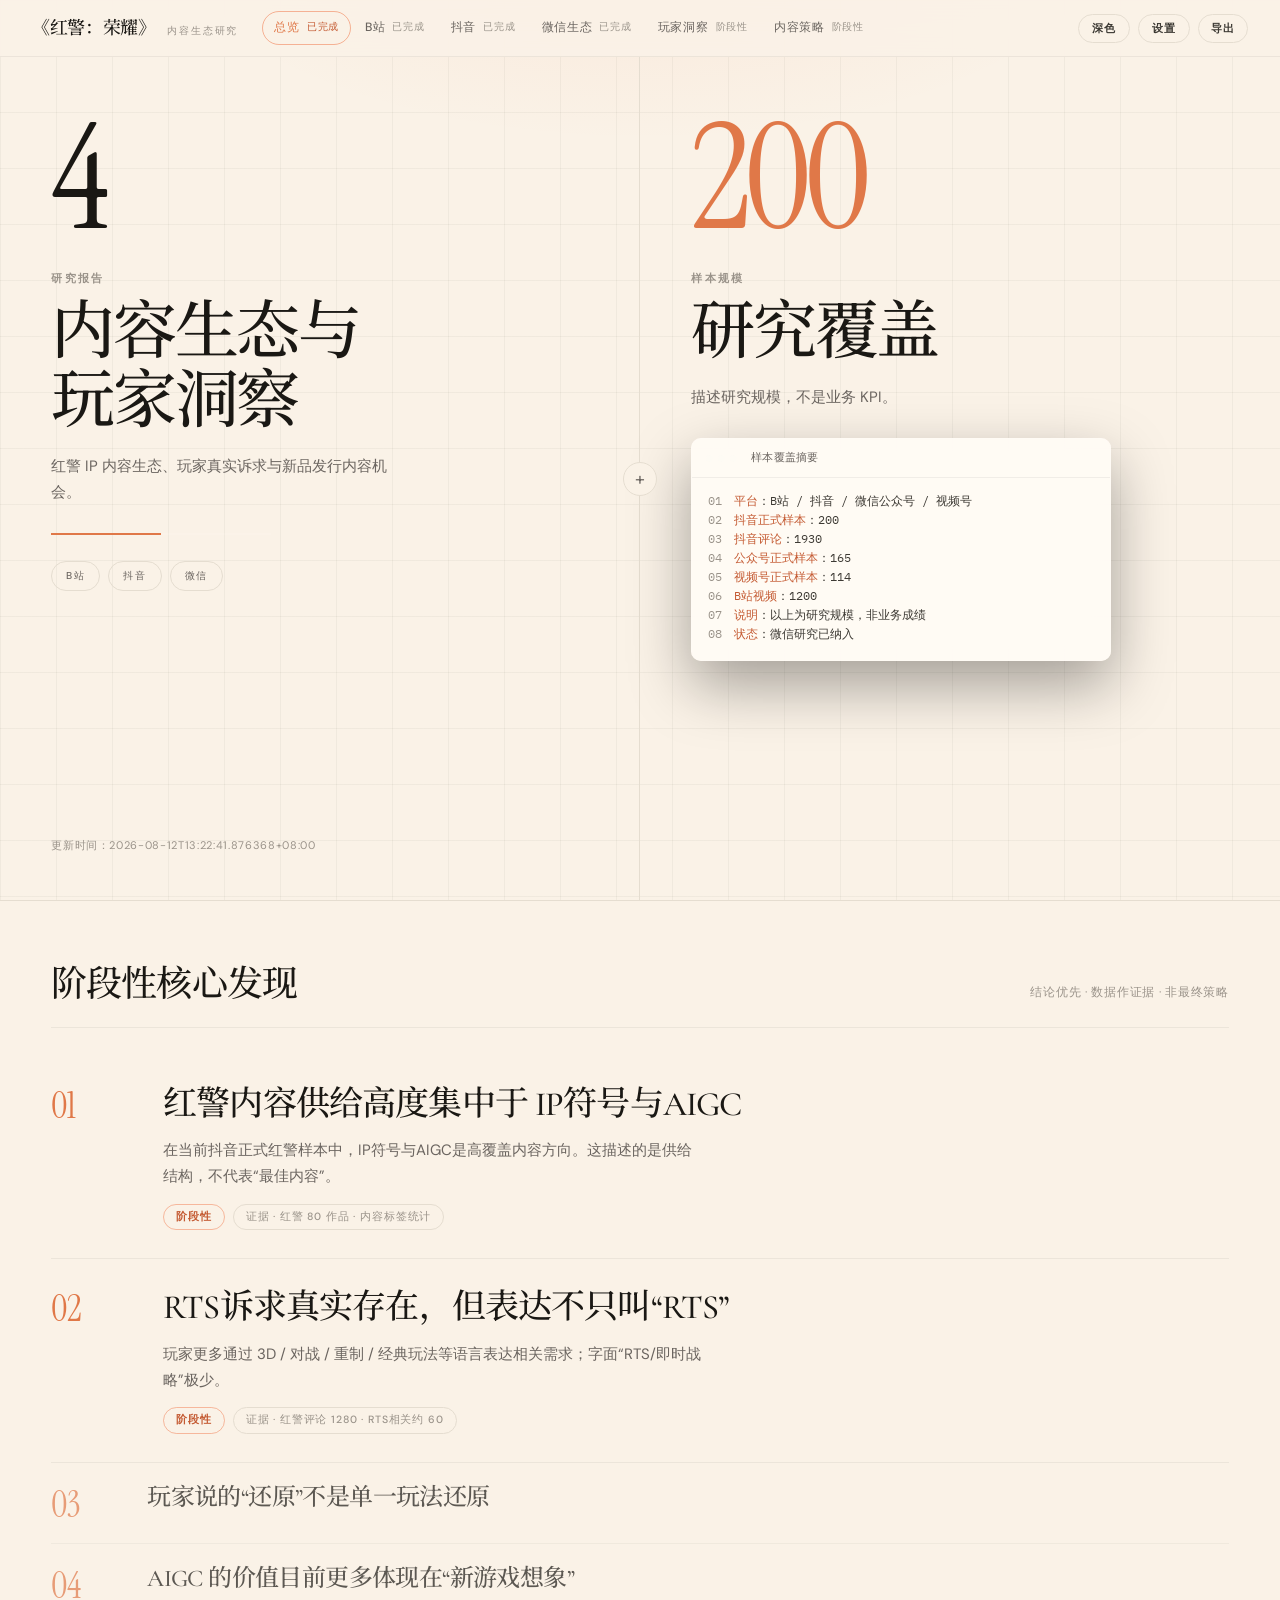
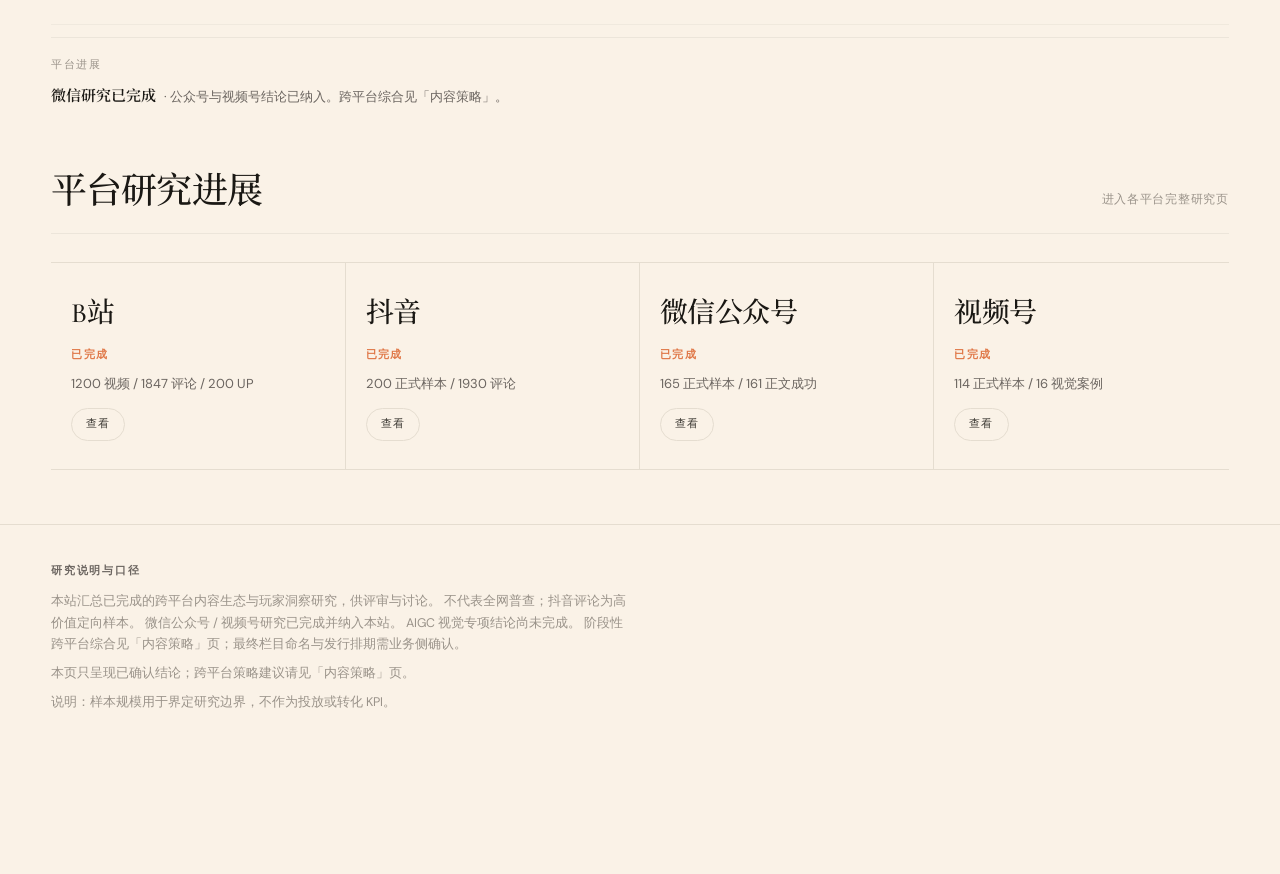
<file: index.html>
﻿<!DOCTYPE html>
<html lang="zh-CN">
<head>
  <meta charset="UTF-8" />
  <script>
    try {
      var t = localStorage.getItem("ra-theme") || "light";
      document.documentElement.setAttribute("data-theme", t === "dark" ? "dark" : "light");
      var nf = localStorage.getItem("ra-num-font") || "instrument";
      if (!/^(instrument|playfair|literata|fraunces|serif|mono|sans)$/.test(nf)) nf = "instrument";
      document.documentElement.setAttribute("data-num-font", nf);
      var hf = localStorage.getItem("ra-hero-num-font") || "instrument";
      if (!/^(instrument|playfair|fraunces|serif|literata|mono)$/.test(hf)) hf = "instrument";
      document.documentElement.setAttribute("data-hero-num-font", hf);
    } catch (e) {
      document.documentElement.setAttribute("data-theme", "light");
      document.documentElement.setAttribute("data-num-font", "instrument");
      document.documentElement.setAttribute("data-hero-num-font", "instrument");
    }
  </script>
  <meta name="viewport" content="width=device-width, initial-scale=1" />
  <title>《红警：荣耀》内容生态与用户洞察研究</title>
  <link rel="stylesheet" href="assets/css/main.css" />
</head>
<body>
  <nav class="topnav" id="topnav"></nav>
  <main class="wrap">
    <section class="split-hero">
      <div class="split-left">
        <div class="giant" id="giantLeft">—</div>
        <p class="eyebrow">研究报告</p>
        <h1>内容生态与<br/>玩家洞察</h1>
        <p class="prop">红警 IP 内容生态、玩家真实诉求与新品发行内容机会。</p>
        <div class="progress-line"><span id="heroBar" style="width:42%"></span></div>
        <div class="pill-row">
          <span class="pill">B站</span>
          <span class="pill">抖音</span>
          <span class="pill">微信</span>
        </div>
        <div class="updated" id="updated">研究更新时间加载中…</div>
      </div>
      <div class="split-plus" aria-hidden="true">+</div>
      <div class="split-right" id="coverageHero">
        <div class="giant coral" id="giantRight">—</div>
        <p class="eyebrow">样本规模</p>
        <h1>研究覆盖</h1>
        <p class="prop">描述研究规模，不是业务 KPI。</p>
        <div class="glass-panel" id="glassPanel">
          <div class="glass-head">
            <span class="glass-dots" aria-hidden="true"><i></i><i></i><i></i></span>
            样本覆盖摘要
          </div>
          <pre id="glassBody">加载中…</pre>
        </div>
      </div>
    </section>

    <section class="section-pad">
      <div class="section-head">
        <h2>阶段性核心发现</h2>
        <div class="desc">结论优先 · 数据作证据 · 非最终策略</div>
      </div>
      <div class="findings" id="findings"></div>
    </section>

    <section class="section-pad" style="padding-top:0;">
      <div class="section-head">
        <h2>平台研究进展</h2>
        <div class="desc">进入各平台完整研究页</div>
      </div>
      <div class="platform-grid" id="platforms"></div>
    </section>

    <section class="method-box">
      <h2>研究说明与口径</h2>
      <div id="method"></div>
    </section>
  </main>
  <script src="assets/js/app.js"></script>
  <script>
    RADash.renderNav("overview");
    (async () => {
      try {
        const meta = await RADash.loadJSON("data/overview/meta.json");
        const dk = meta.douyin_kpis || {};
        const bk = meta.bilibili_kpis || null;
        const wk = meta.wechat_kpis || {};
        document.getElementById("updated").textContent = "更新时间：" + (meta.generated_at || "—");

        const formal = Number(dk.formal_sample_works) || 0;
        const mp = Number(wk.mp_formal_sample) || 0;
        const ch = Number(wk.channels_formal_sample) || 0;
        const bili = Number(bk?.n_videos) || 0;
        const comments = Number(dk.comment_corpus) || 0;

        // Left: completed platform count as poster weight; Right: primary coral sample
        document.getElementById("giantLeft").textContent = "4";
        document.getElementById("giantRight").textContent = RADash.fmt(formal);
        document.getElementById("heroBar").style.width = "50%";

        const lines = [
          ["01", `<span class="kw">平台</span>：B站 / 抖音 / 微信公众号 / 视频号`],
          ["02", `<span class="kw">抖音正式样本</span>：${RADash.fmt(formal)}`],
          ["03", `<span class="kw">抖音评论</span>：${RADash.fmt(comments)}`],
          ["04", `<span class="kw">公众号正式样本</span>：${RADash.fmt(mp)}`],
          ["05", `<span class="kw">视频号正式样本</span>：${RADash.fmt(ch)}`],
          ["06", `<span class="kw">B站视频</span>：${RADash.fmt(bili)}`],
          ["07", `<span class="kw">说明</span>：以上为研究规模，非业务成绩`],
          ["08", `<span class="kw">状态</span>：微信研究已纳入`],
        ];
        document.getElementById("glassBody").innerHTML = lines.map(([n, t]) =>
          `<span class="ln">${n}</span>${t}`
        ).join("\n");

        const findings = [
          {
            idx: "01",
            title: "红警内容供给高度集中于 IP符号与AIGC",
            text: "在当前抖音正式红警样本中，IP符号与AIGC是高覆盖内容方向。这描述的是供给结构，不代表“最佳内容”。",
            tag: "阶段性",
            tagClass: "stage",
            evidence: "红警 80 作品 · 内容标签统计",
            compact: false,
          },
          {
            idx: "02",
            title: "RTS诉求真实存在，但表达不只叫“RTS”",
            text: "玩家更多通过 3D / 对战 / 重制 / 经典玩法等语言表达相关需求；字面“RTS/即时战略”极少。",
            tag: "阶段性",
            tagClass: "stage",
            evidence: "红警评论 1280 · RTS相关约 60",
            compact: false,
          },
          {
            idx: "03",
            title: "玩家说的“还原”不是单一玩法还原",
            text: "当前讨论更多包含单位识别、情绪记忆、经典元素，以及部分玩法期待。",
            tag: "阶段性",
            tagClass: "stage",
            evidence: "评论主题标注 · 经典还原侧面",
            compact: true,
          },
          {
            idx: "04",
            title: "AIGC 的价值目前更多体现在“新游戏想象”",
            text: "正向评论更集中于视觉冲击、电影感，以及“如果做成游戏”的想象。视觉质量 / AI痕迹专项尚未完成。",
            tag: "待验证",
            tagClass: "pending",
            evidence: "AIGC相关评论反馈 · 视觉样本 15",
            limit: true,
            compact: true,
          },
        ];
        document.getElementById("findings").innerHTML = findings.map((f) => `
          <article class="finding ${f.limit ? "limit" : ""} ${f.compact ? "compact" : ""}">
            <div class="idx">${f.idx}</div>
            <div>
              <h3>${f.title}</h3>
              <p>${f.text}</p>
              <div class="meta">
                <span class="tag ${f.tagClass}">${f.tag}</span>
                <span class="tag evidence">证据 · ${f.evidence}</span>
              </div>
            </div>
          </article>`).join("") + `
          <div class="coverage">
            <div class="label-soft">平台进展</div>
            <div><strong>微信研究已完成</strong> · 公众号与视频号结论已纳入。跨平台综合见「内容策略」。</div>
          </div>`;

        const platforms = [
          {
            name: "B站",
            status: "已完成",
            wait: false,
            stats: bk
              ? `${RADash.fmt(bk.n_videos)} 视频 / ${RADash.fmt(bk.n_comments)} 评论 / ${RADash.fmt(bk.n_ups)} UP`
              : "已完成独立研究（见完整报告）",
            href: "platforms/bilibili.html",
            cta: "查看",
          },
          {
            name: "抖音",
            status: "已完成",
            wait: false,
            stats: `${RADash.fmt(dk.formal_sample_works)} 正式样本 / ${RADash.fmt(dk.comment_corpus)} 评论`,
            href: "platforms/douyin.html",
            cta: "查看",
          },
          {
            name: "微信公众号",
            status: "已完成",
            wait: false,
            stats: `${RADash.fmt(wk.mp_formal_sample)} 正式样本 / ${RADash.fmt(wk.mp_fulltext_ok)} 正文成功`,
            href: "platforms/wechat.html",
            cta: "查看",
          },
          {
            name: "视频号",
            status: "已完成",
            wait: false,
            stats: `${RADash.fmt(wk.channels_formal_sample)} 正式样本 / ${RADash.fmt(wk.channels_visual_cases)} 视觉案例`,
            href: "platforms/wechat.html",
            cta: "查看",
          },
        ];
        document.getElementById("platforms").innerHTML = platforms.map((p) => `
          <div class="platform-card">
            <h3>${p.name}</h3>
            <div class="status ${p.wait ? "wait" : ""}">${p.status}</div>
            <div class="stats">${p.stats}</div>
            <a class="btn ghost" href="${p.href}">${p.cta}</a>
          </div>`).join("");

        document.getElementById("method").innerHTML = `
          <p>${(meta.scope || []).join(" ")}</p>
          <p>本页只呈现已确认结论；跨平台策略建议请见「内容策略」页。</p>
          <p>说明：样本规模用于界定研究边界，不作为投放或转化 KPI。</p>`;
      } catch (e) {
        RADash.showError(e);
      }
    })();
  </script>
</body>
</html>
</file>
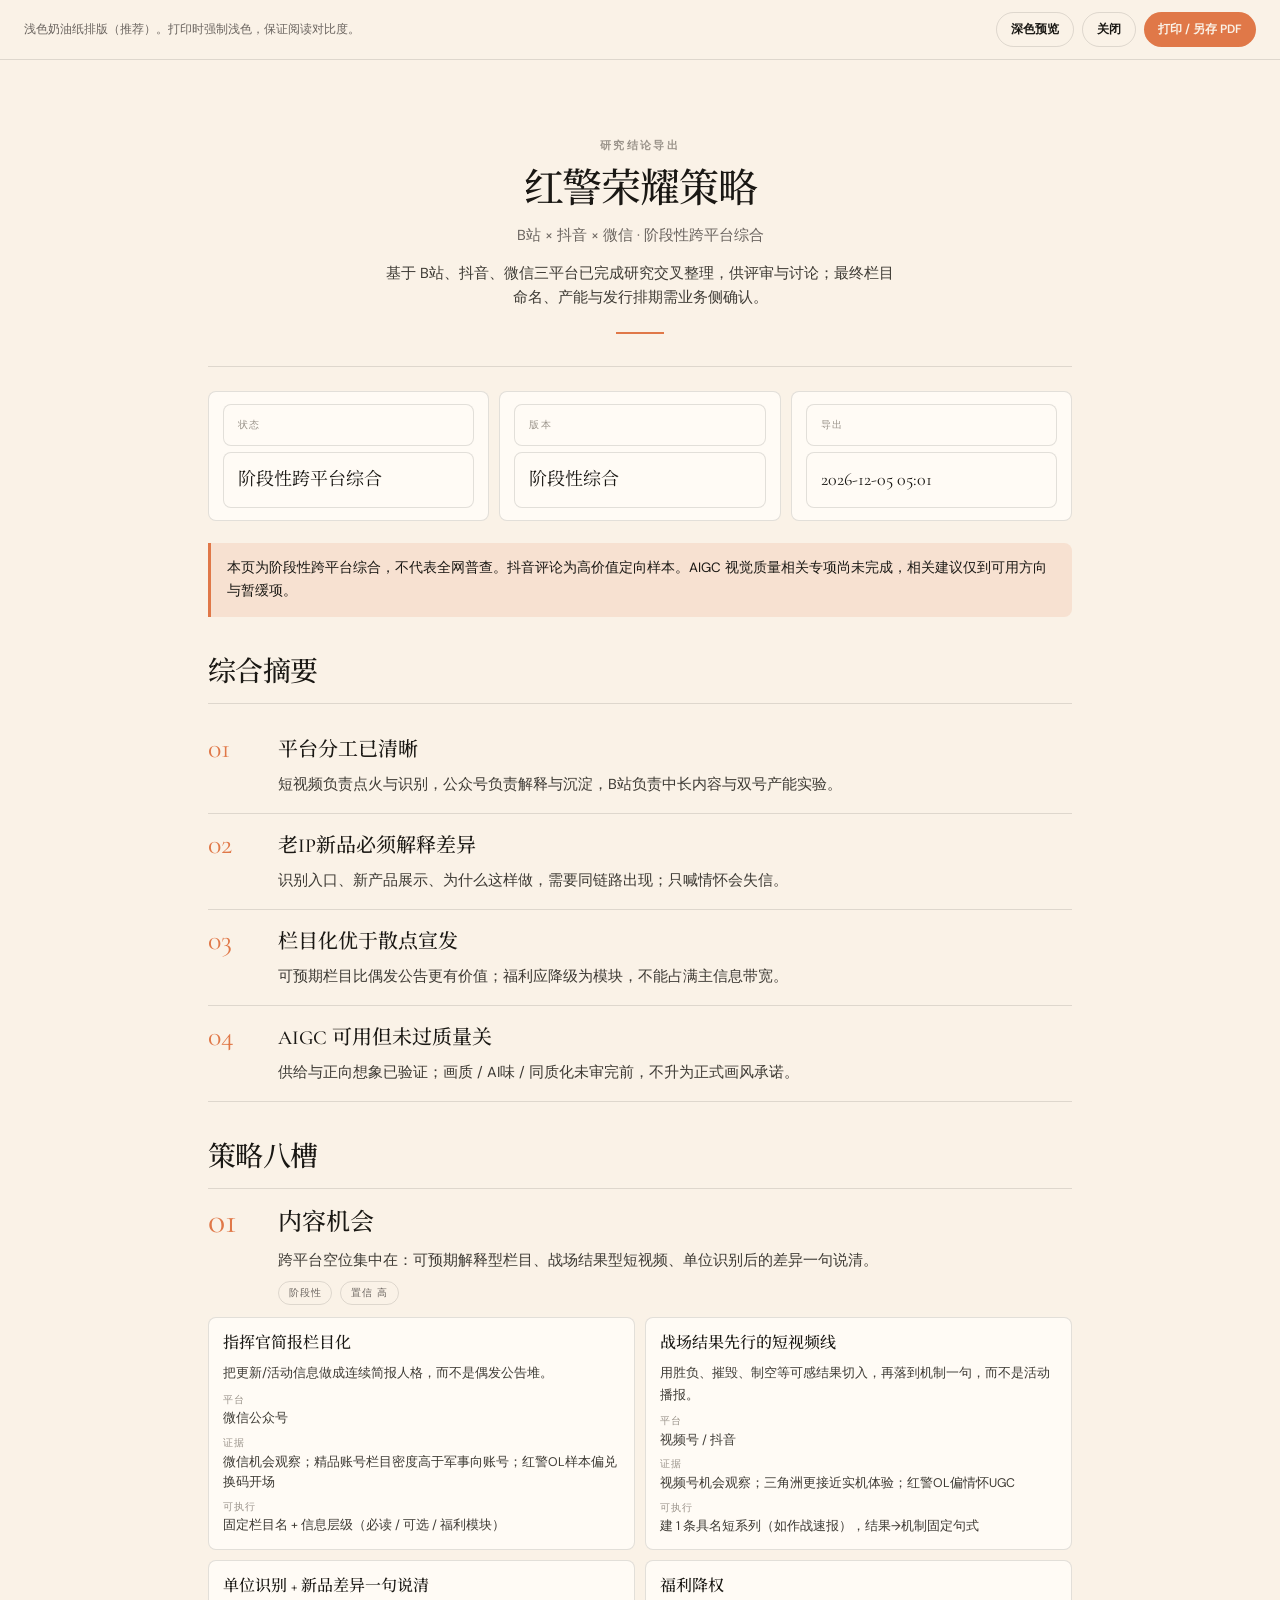
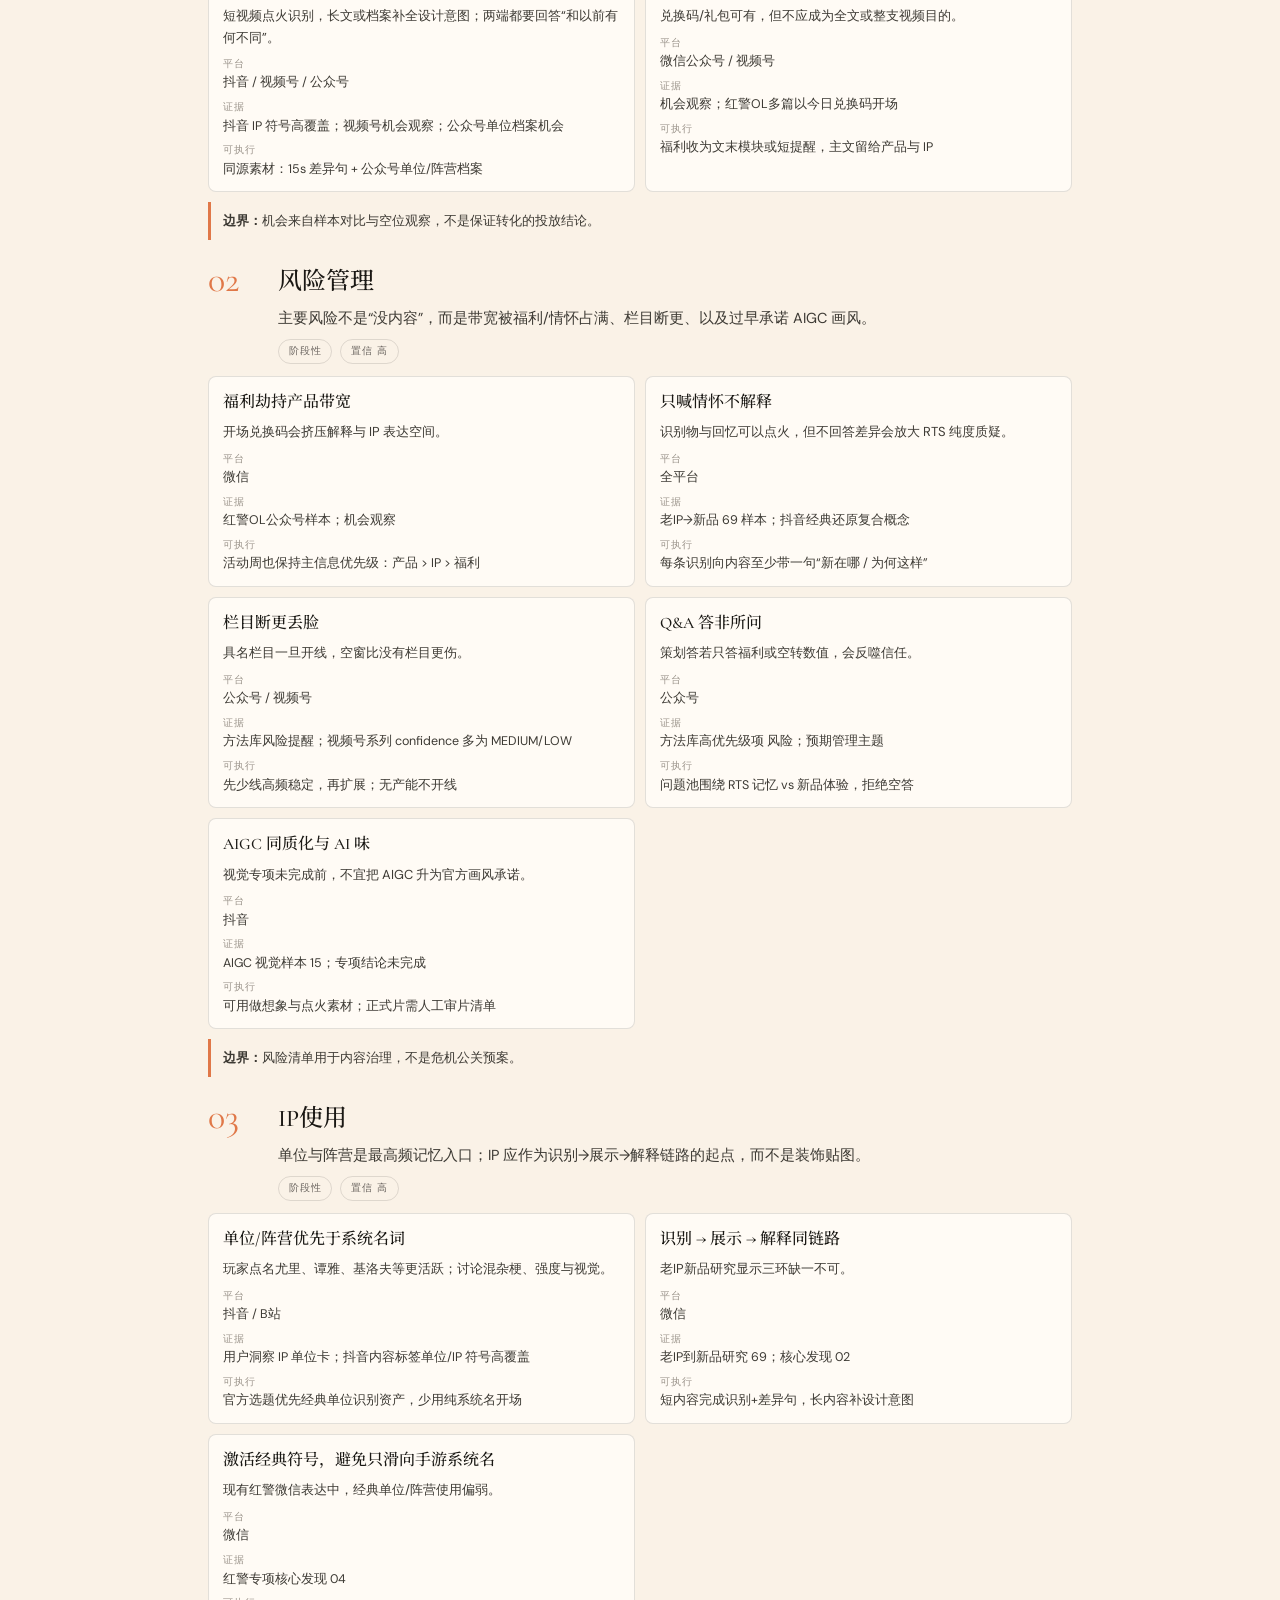
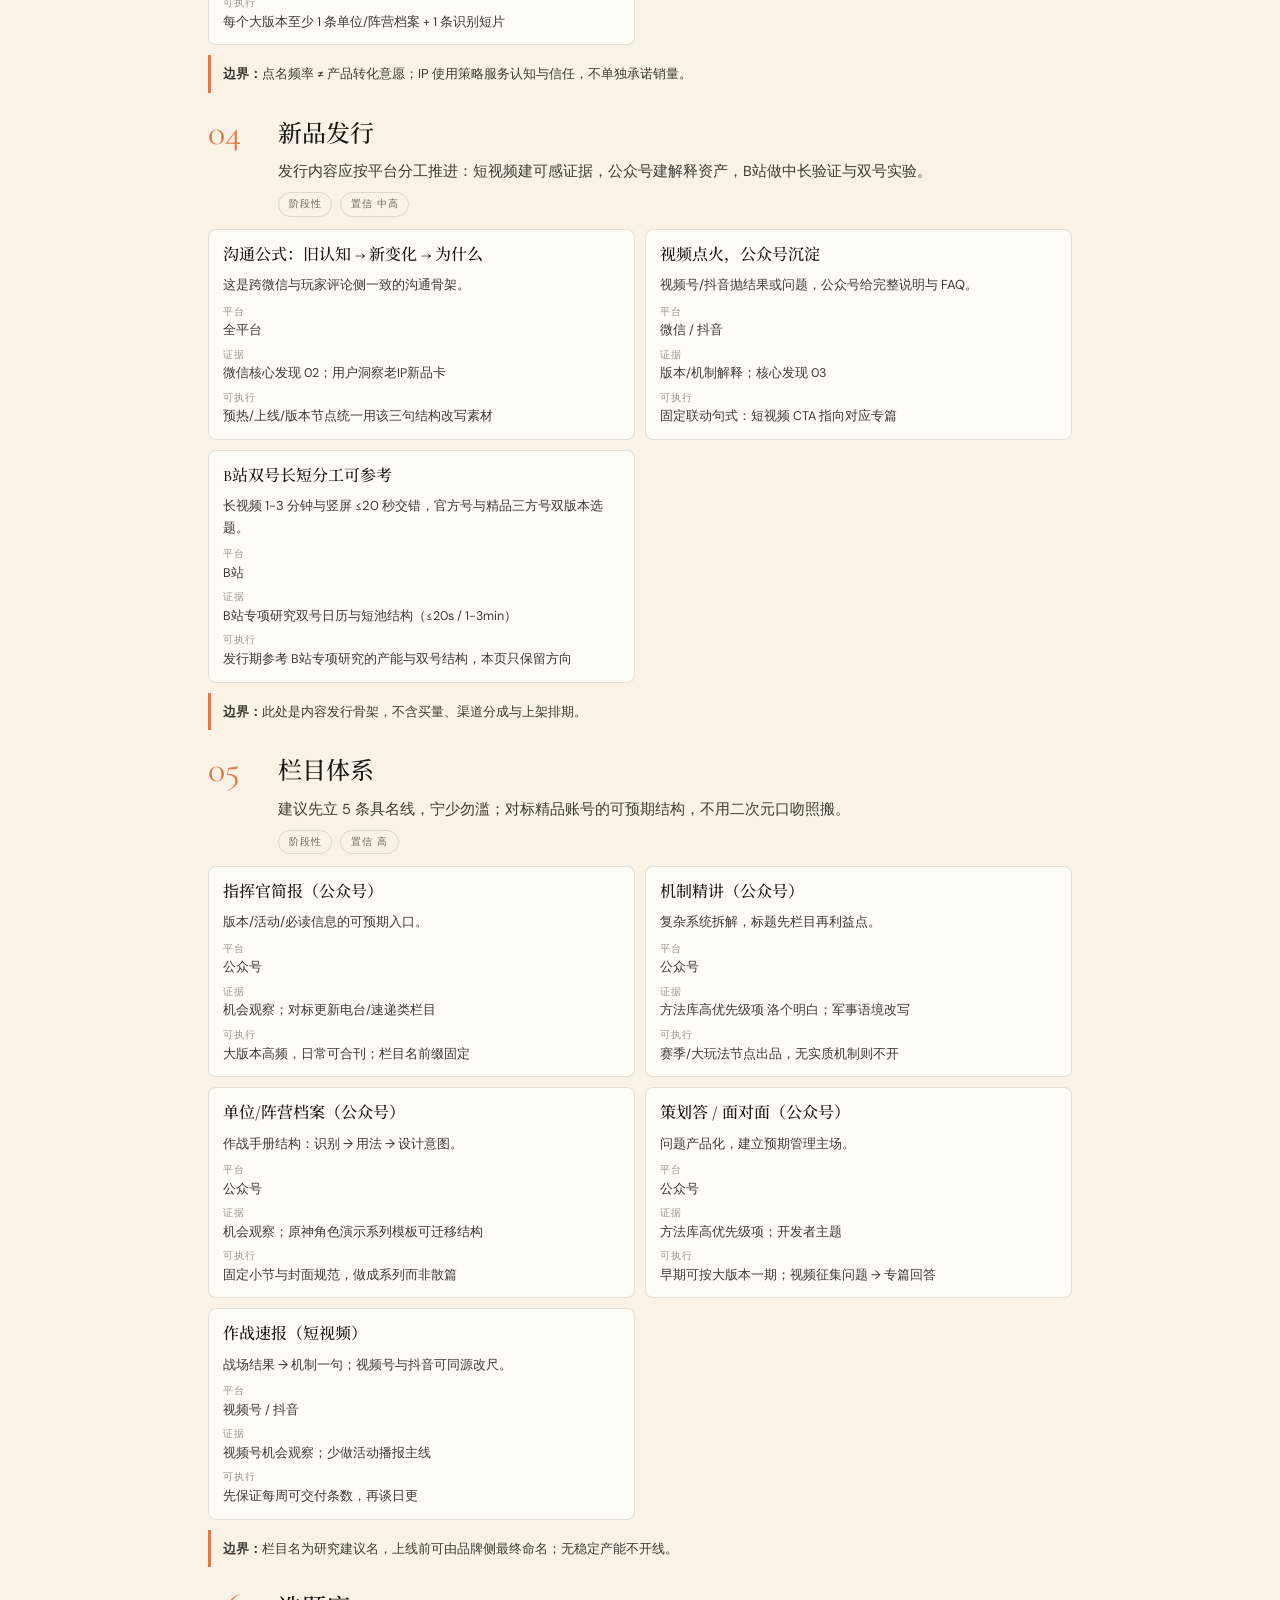
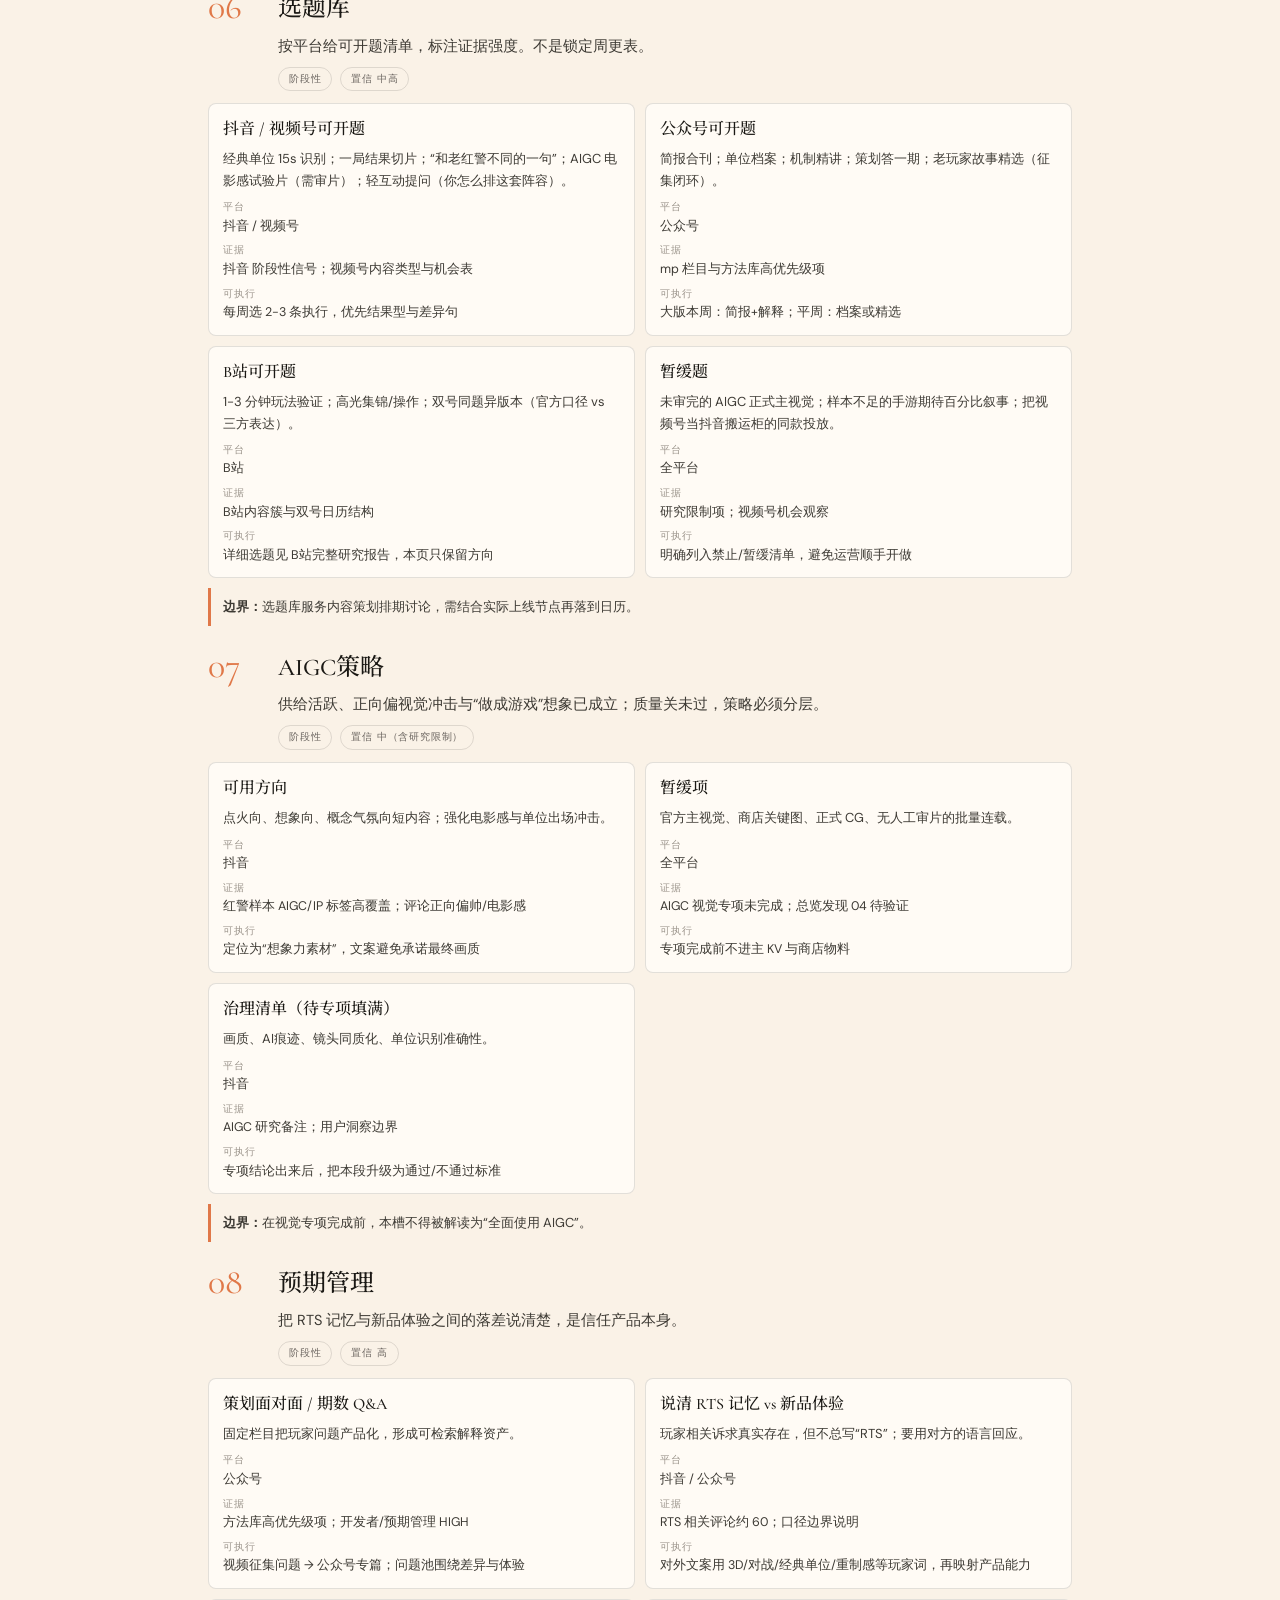
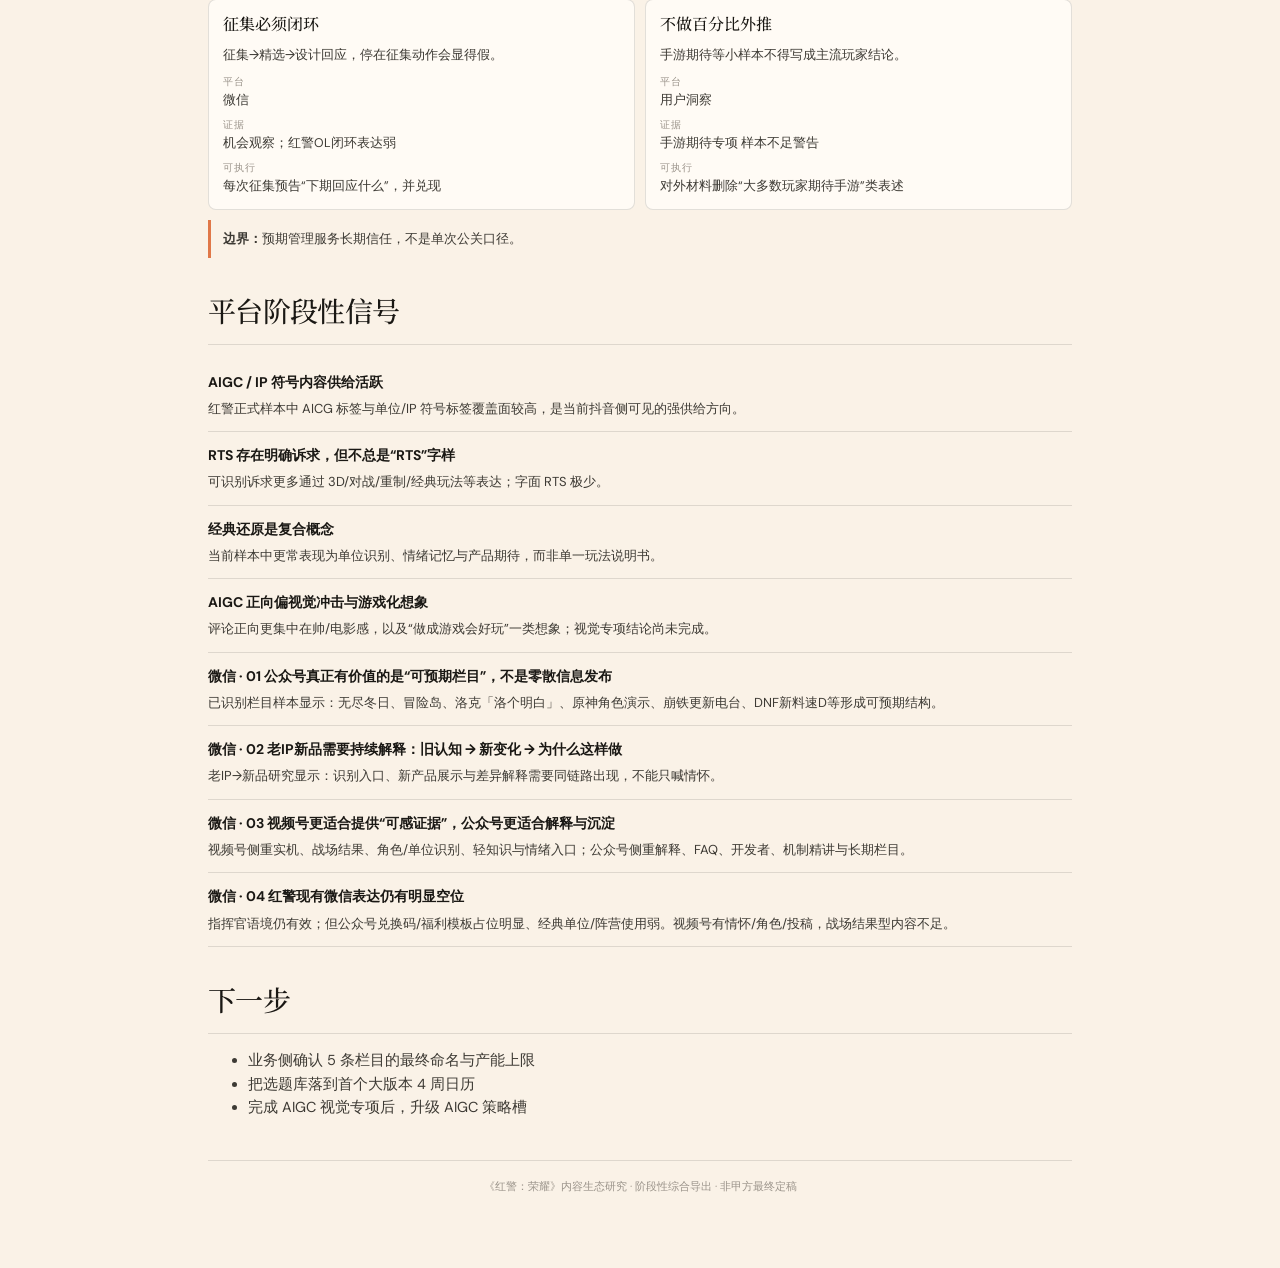
<file: insights/export-print.html>
﻿<!DOCTYPE html>
<html lang="zh-CN" data-theme="light">
<head>
  <meta charset="UTF-8" />
  <meta name="viewport" content="width=device-width, initial-scale=1" />
  <title>导出 PDF｜《红警：荣耀》研究结论</title>
  <script>
    /* Boot theme before paint. Print always prefers light for readability. */
    (function () {
      var q = new URLSearchParams(location.search).get("theme");
      var stored = null;
      try { stored = localStorage.getItem("ra-theme"); } catch (e) {}
      var theme = q || stored || "light";
      if (theme !== "dark") theme = "light";
      document.documentElement.setAttribute("data-theme", theme);
    })();
  </script>
  <link rel="preconnect" href="https://fonts.googleapis.com" />
  <link rel="preconnect" href="https://fonts.gstatic.com" crossorigin />
  <link href="https://fonts.googleapis.com/css2?family=Cormorant+Garamond:wght@500;600&family=DM+Sans:opsz,wght@9..40,400;9..40,500;9..40,600&family=Noto+Serif+SC:wght@500;600&display=swap" rel="stylesheet" />
  <style>
    :root, [data-theme="light"] {
      color-scheme: light;
      --bg: #faf2e7;
      --ink: #1a1814;
      --ink-soft: #3d3a34;
      --muted: #6b6560;
      --faint: #9a938a;
      --accent: #e07848;
      --accent-soft: #c45a32;
      --accent-dim: rgba(224, 120, 72, 0.14);
      --line: rgba(20, 20, 19, 0.12);
      --surface: #fffbf5;
      --surface-2: #f0e8dd;
      --panel: #fffbf5;
      --font: "DM Sans", "PingFang SC", "Microsoft YaHei UI", sans-serif;
      --display: "Cormorant Garamond", "Noto Serif SC", Georgia, serif;
    }
    [data-theme="dark"] {
      color-scheme: dark;
      --bg: #2e2822;
      --ink: #f3ebe0;
      --ink-soft: #e4d9cb;
      --muted: #a89888;
      --faint: #877868;
      --accent: #f07040;
      --accent-soft: #f08a5c;
      --accent-dim: rgba(240, 112, 64, 0.22);
      --line: rgba(243, 235, 224, 0.14);
      --surface: #37312b;
      --surface-2: #413a33;
      --panel: #37312b;
    }
    * { box-sizing: border-box; }
    body {
      margin: 0;
      font-family: var(--font);
      color: var(--ink-soft);
      background: var(--bg);
      line-height: 1.65;
      font-size: 14.5px;
      -webkit-font-smoothing: antialiased;
      print-color-adjust: exact;
      -webkit-print-color-adjust: exact;
    }
    .toolbar {
      position: sticky;
      top: 0;
      z-index: 10;
      display: flex;
      gap: 10px;
      align-items: center;
      justify-content: space-between;
      padding: 12px 24px;
      background: var(--bg);
      border-bottom: 1px solid var(--line);
    }
    .toolbar p { margin: 0; color: var(--muted); font-size: 12px; max-width: 52ch; }
    .toolbar .btns { display: flex; gap: 8px; flex-wrap: wrap; }
    button {
      border: 0;
      border-radius: 999px;
      padding: 8px 14px;
      font-weight: 600;
      cursor: pointer;
      font-family: var(--font);
      font-size: 12px;
    }
    .primary { background: var(--accent); color: #faf2e7; }
    .ghost {
      background: transparent;
      color: var(--ink);
      border: 1px solid var(--line);
    }
    .doc {
      max-width: 920px;
      margin: 0 auto;
      padding: 36px 28px 72px;
    }
    .cover {
      text-align: center;
      padding: 40px 20px 32px;
      border-bottom: 1px solid var(--line);
      margin-bottom: 24px;
    }
    .eyebrow {
      margin: 0 0 12px;
      font-size: 11px;
      letter-spacing: 0.22em;
      text-transform: uppercase;
      color: var(--faint);
      font-weight: 600;
    }
    .cover h1 {
      margin: 0 0 12px;
      font-family: var(--display);
      font-size: 40px;
      font-weight: 500;
      letter-spacing: -0.03em;
      color: var(--ink);
      line-height: 1.15;
    }
    .cover .sub { margin: 0; color: var(--muted); }
    .cover .prop {
      margin: 14px auto 0;
      max-width: 52ch;
      color: var(--ink-soft);
    }
    .cover .bar {
      width: 48px;
      height: 2px;
      background: var(--accent);
      margin: 22px auto 0;
    }
    .meta-strip {
      display: grid;
      grid-template-columns: repeat(3, 1fr);
      gap: 10px;
      margin: 0 0 22px;
    }
    .meta-strip div {
      background: var(--surface);
      border: 1px solid var(--line);
      border-radius: 8px;
      padding: 12px 14px;
    }
    .meta-strip .k {
      font-size: 10px;
      letter-spacing: 0.12em;
      text-transform: uppercase;
      color: var(--faint);
    }
    .meta-strip .v {
      margin-top: 6px;
      font-family: var(--display);
      font-size: 18px;
      color: var(--ink);
    }
    .guard {
      border-left: 3px solid var(--accent);
      background: var(--accent-dim);
      padding: 14px 16px;
      margin-bottom: 28px;
      color: var(--ink);
      border-radius: 0 8px 8px 0;
      font-size: 13.5px;
      line-height: 1.7;
    }
    h2 {
      font-family: var(--display);
      font-size: 28px;
      font-weight: 500;
      letter-spacing: -0.025em;
      color: var(--ink);
      margin: 32px 0 14px;
      padding-bottom: 8px;
      border-bottom: 1px solid var(--line);
    }
    .sum-item {
      display: grid;
      grid-template-columns: 56px 1fr;
      gap: 14px;
      padding: 16px 0;
      border-bottom: 1px solid var(--line);
    }
    .sum-item .idx {
      font-family: var(--display);
      font-size: 28px;
      color: var(--accent);
      line-height: 1;
    }
    .sum-item h3 {
      margin: 0 0 6px;
      font-family: var(--display);
      font-size: 20px;
      font-weight: 500;
      color: var(--ink);
    }
    .sum-item p { margin: 0; color: var(--ink-soft); }
    .section { margin-bottom: 22px; break-inside: avoid; page-break-inside: avoid; }
    .section-head {
      display: grid;
      grid-template-columns: 56px 1fr;
      gap: 14px;
      margin-bottom: 12px;
    }
    .section-head .n {
      font-family: var(--display);
      font-size: 36px;
      color: var(--accent);
      line-height: 1;
    }
    .section-head h3 {
      margin: 0 0 6px;
      font-family: var(--display);
      font-size: 24px;
      font-weight: 500;
      color: var(--ink);
    }
    .section-head .lead { margin: 0; color: var(--ink-soft); }
    .tags { margin-top: 8px; display: flex; gap: 8px; flex-wrap: wrap; }
    .tag {
      border: 1px solid var(--line);
      border-radius: 999px;
      padding: 3px 10px;
      font-size: 10px;
      letter-spacing: 0.08em;
      color: var(--muted);
      text-transform: uppercase;
    }
    .points {
      display: grid;
      grid-template-columns: 1fr 1fr;
      gap: 10px;
    }
    .point {
      background: var(--surface);
      border: 1px solid var(--line);
      border-radius: 8px;
      padding: 12px 14px;
      break-inside: avoid;
    }
    .point h4 {
      margin: 0 0 6px;
      font-family: var(--display);
      font-size: 16px;
      font-weight: 500;
      color: var(--ink);
    }
    .point p { margin: 0 0 8px; color: var(--ink-soft); font-size: 13px; }
    .point .lab {
      font-size: 10px;
      letter-spacing: 0.1em;
      text-transform: uppercase;
      color: var(--faint);
      margin-top: 6px;
    }
    .point .val { color: var(--ink-soft); font-size: 12.5px; }
    .bound {
      margin-top: 10px;
      font-size: 13px;
      color: var(--ink-soft);
      border-left: 3px solid var(--accent);
      padding: 8px 0 8px 12px;
    }
    .sig {
      padding: 12px 0;
      border-bottom: 1px solid var(--line);
    }
    .sig h4 { margin: 0 0 4px; color: var(--ink); font-size: 14px; }
    .sig p { margin: 0; color: var(--ink-soft); font-size: 13px; }
    .footer {
      margin-top: 40px;
      padding-top: 16px;
      border-top: 1px solid var(--line);
      color: var(--faint);
      font-size: 11px;
      text-align: center;
    }
    /* Print: ALWAYS Claude light cream — fixes dark-on-white ghost text */
    @media print {
      .toolbar { display: none !important; }
      :root, html, body, [data-theme="dark"], [data-theme="light"] {
        --bg: #faf2e7 !important;
        --ink: #1a1814 !important;
        --ink-soft: #3d3a34 !important;
        --muted: #6b6560 !important;
        --faint: #9a938a !important;
        --accent: #e07848 !important;
        --accent-dim: rgba(224, 120, 72, 0.14) !important;
        --line: rgba(20, 20, 19, 0.12) !important;
        --surface: #fffbf5 !important;
        --panel: #fffbf5 !important;
        color-scheme: light !important;
      }
      html, body {
        background: #faf2e7 !important;
        color: #3d3a34 !important;
        print-color-adjust: exact !important;
        -webkit-print-color-adjust: exact !important;
      }
      .cover h1, h2, .sum-item h3, .section-head h3, .point h4, .sig h4, .meta-strip .v {
        color: #1a1814 !important;
      }
      .guard { color: #1a1814 !important; background: rgba(224, 120, 72, 0.14) !important; }
      .doc { max-width: none; padding: 10mm 12mm; }
      .points { grid-template-columns: 1fr 1fr; }
    }
    @media (max-width: 720px) {
      .points, .meta-strip { grid-template-columns: 1fr; }
    }
  </style>
</head>
<body>
  <div class="toolbar">
    <p id="toolbarHint">浅色奶油纸排版（推荐）。打印时强制浅色，避免深色字糊在白底上。</p>
    <div class="btns">
      <button type="button" class="ghost" id="themeBtn">深色预览</button>
      <button type="button" class="ghost" onclick="window.close()">关闭</button>
      <button type="button" class="primary" id="printBtn">打印 / 另存 PDF</button>
    </div>
  </div>
  <article class="doc" id="doc">加载中…</article>
  <script src="../assets/js/app.js"></script>
  <script src="../assets/js/export.js"></script>
  <script>
    function esc(s) {
      return String(s || "")
        .replace(/&/g, "&amp;")
        .replace(/</g, "&lt;")
        .replace(/>/g, "&gt;");
    }

    function syncThemeBtn() {
      const light = document.documentElement.getAttribute("data-theme") !== "dark";
      document.getElementById("themeBtn").textContent = light ? "深色预览" : "浅色预览";
      document.getElementById("toolbarHint").textContent = light
        ? "浅色奶油纸排版（推荐）。打印时强制浅色，保证阅读对比度。"
        : "深色仅供屏幕预览。点击打印仍输出浅色 PDF，避免发灰不可读。";
    }

    document.getElementById("themeBtn").onclick = () => {
      const next = document.documentElement.getAttribute("data-theme") === "dark" ? "light" : "dark";
      document.documentElement.setAttribute("data-theme", next);
      try { localStorage.setItem("ra-theme", next); } catch (e) {}
      syncThemeBtn();
    };
    syncThemeBtn();

    (async () => {
      try {
        const pack = await RAExport.loadPack();
        const s = pack.strategy || {};
        const meta = pack.meta || {};
        document.getElementById("doc").innerHTML = `
          <header class="cover">
            <p class="eyebrow">研究结论导出</p>
            <h1>${esc(s.title)}</h1>
            <p class="sub">${esc(s.subtitle)}</p>
            <p class="prop">${esc(s.prop)}</p>
            <div class="bar"></div>
          </header>
          <div class="meta-strip">
            <div><div class="k">状态</div><div class="v">${esc(s.status)}</div></div>
            <div><div class="k">版本</div><div class="v">${esc(s.version)}</div></div>
            <div><div class="k">导出</div><div class="v">${esc((pack.exported_at || "").slice(0, 16).replace("T", " "))}</div></div>
          </div>
          <div class="guard">${esc(s.guard)}</div>

          <h2>综合摘要</h2>
          ${(s.summary || []).map((f) => `
            <div class="sum-item">
              <div class="idx">${esc(f.idx)}</div>
              <div>
                <h3>${esc(f.title)}</h3>
                <p>${esc(f.text)}</p>
              </div>
            </div>`).join("")}

          <h2>策略八槽</h2>
          ${(s.sections || []).map((sec) => `
            <section class="section">
              <div class="section-head">
                <div class="n">${esc(sec.idx)}</div>
                <div>
                  <h3>${esc(sec.title)}</h3>
                  <p class="lead">${esc(sec.lead)}</p>
                  <div class="tags">
                    <span class="tag">${esc(sec.status)}</span>
                    <span class="tag">置信 ${esc(sec.confidence)}</span>
                  </div>
                </div>
              </div>
              <div class="points">
                ${(sec.points || []).map((p) => `
                  <div class="point">
                    <h4>${esc(p.title)}</h4>
                    <p>${esc(p.text)}</p>
                    <div class="lab">平台</div>
                    <div class="val">${esc((p.platforms || []).join(" / "))}</div>
                    <div class="lab">证据</div>
                    <div class="val">${esc(p.evidence)}</div>
                    <div class="lab">可执行</div>
                    <div class="val">${esc(p.action)}</div>
                  </div>`).join("")}
              </div>
              <div class="bound"><strong>边界：</strong>${esc(sec.boundary)}</div>
            </section>`).join("")}

          <h2>平台阶段性信号</h2>
          ${(meta.stage_signals || []).map((sig) => `
            <div class="sig">
              <h4>${esc(sig.title)}</h4>
              <p>${esc(sig.text)}</p>
            </div>`).join("")}
          ${(pack.wechat?.core_findings || []).map((f) => `
            <div class="sig">
              <h4>微信 · ${esc(f.idx)} ${esc(f.title)}</h4>
              <p>${esc(f.text)}</p>
            </div>`).join("")}

          <h2>下一步</h2>
          <ul>
            ${(s.next_steps || []).map((x) => `<li>${esc(x)}</li>`).join("")}
          </ul>

          <div class="footer">
            《红警：荣耀》内容生态研究 · 阶段性综合导出 · 非甲方最终定稿
          </div>`;

        document.getElementById("printBtn").onclick = () => {
          document.documentElement.setAttribute("data-theme", "light");
          syncThemeBtn();
          setTimeout(() => window.print(), 80);
        };
        const params = new URLSearchParams(location.search);
        if (params.get("auto") === "1") {
          document.documentElement.setAttribute("data-theme", "light");
          syncThemeBtn();
          setTimeout(() => window.print(), 700);
        }
      } catch (err) {
        document.getElementById("doc").textContent = "加载失败：" + err;
      }
    })();
  </script>
</body>
</html>
</file>
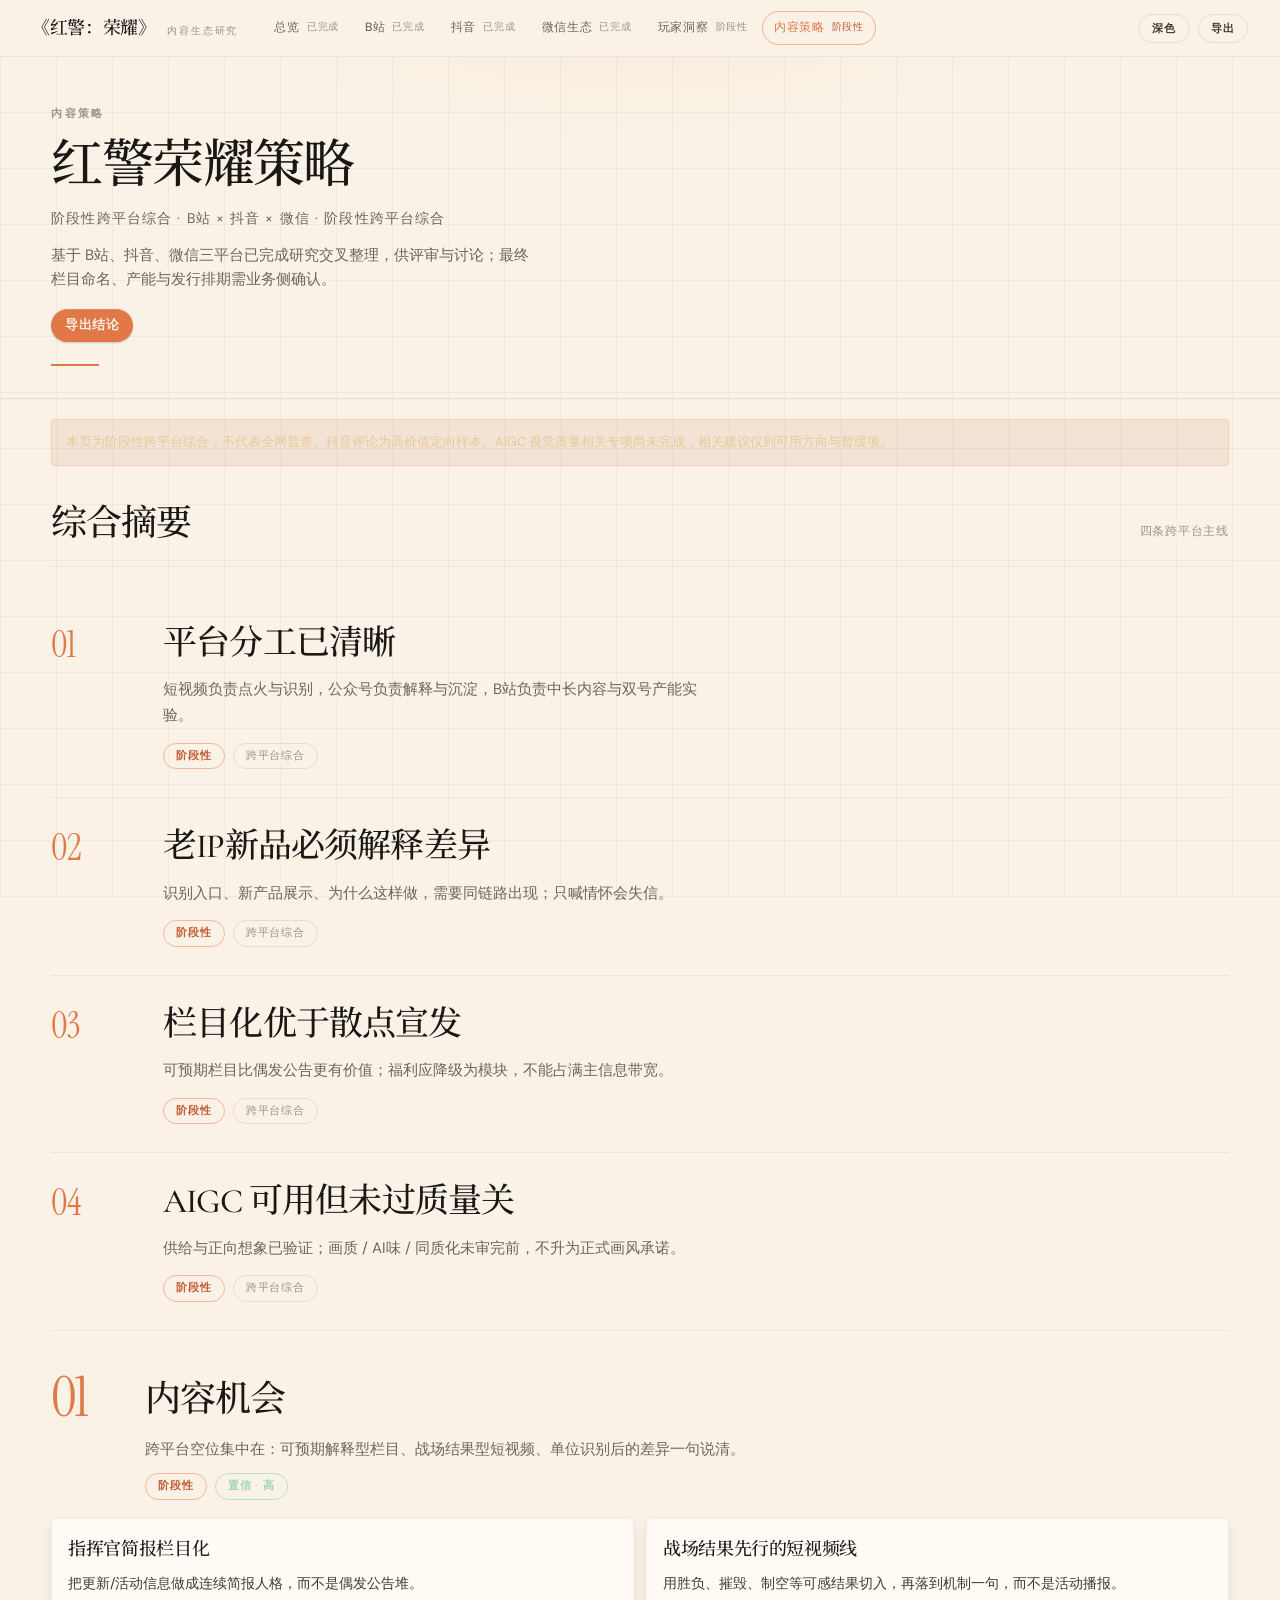
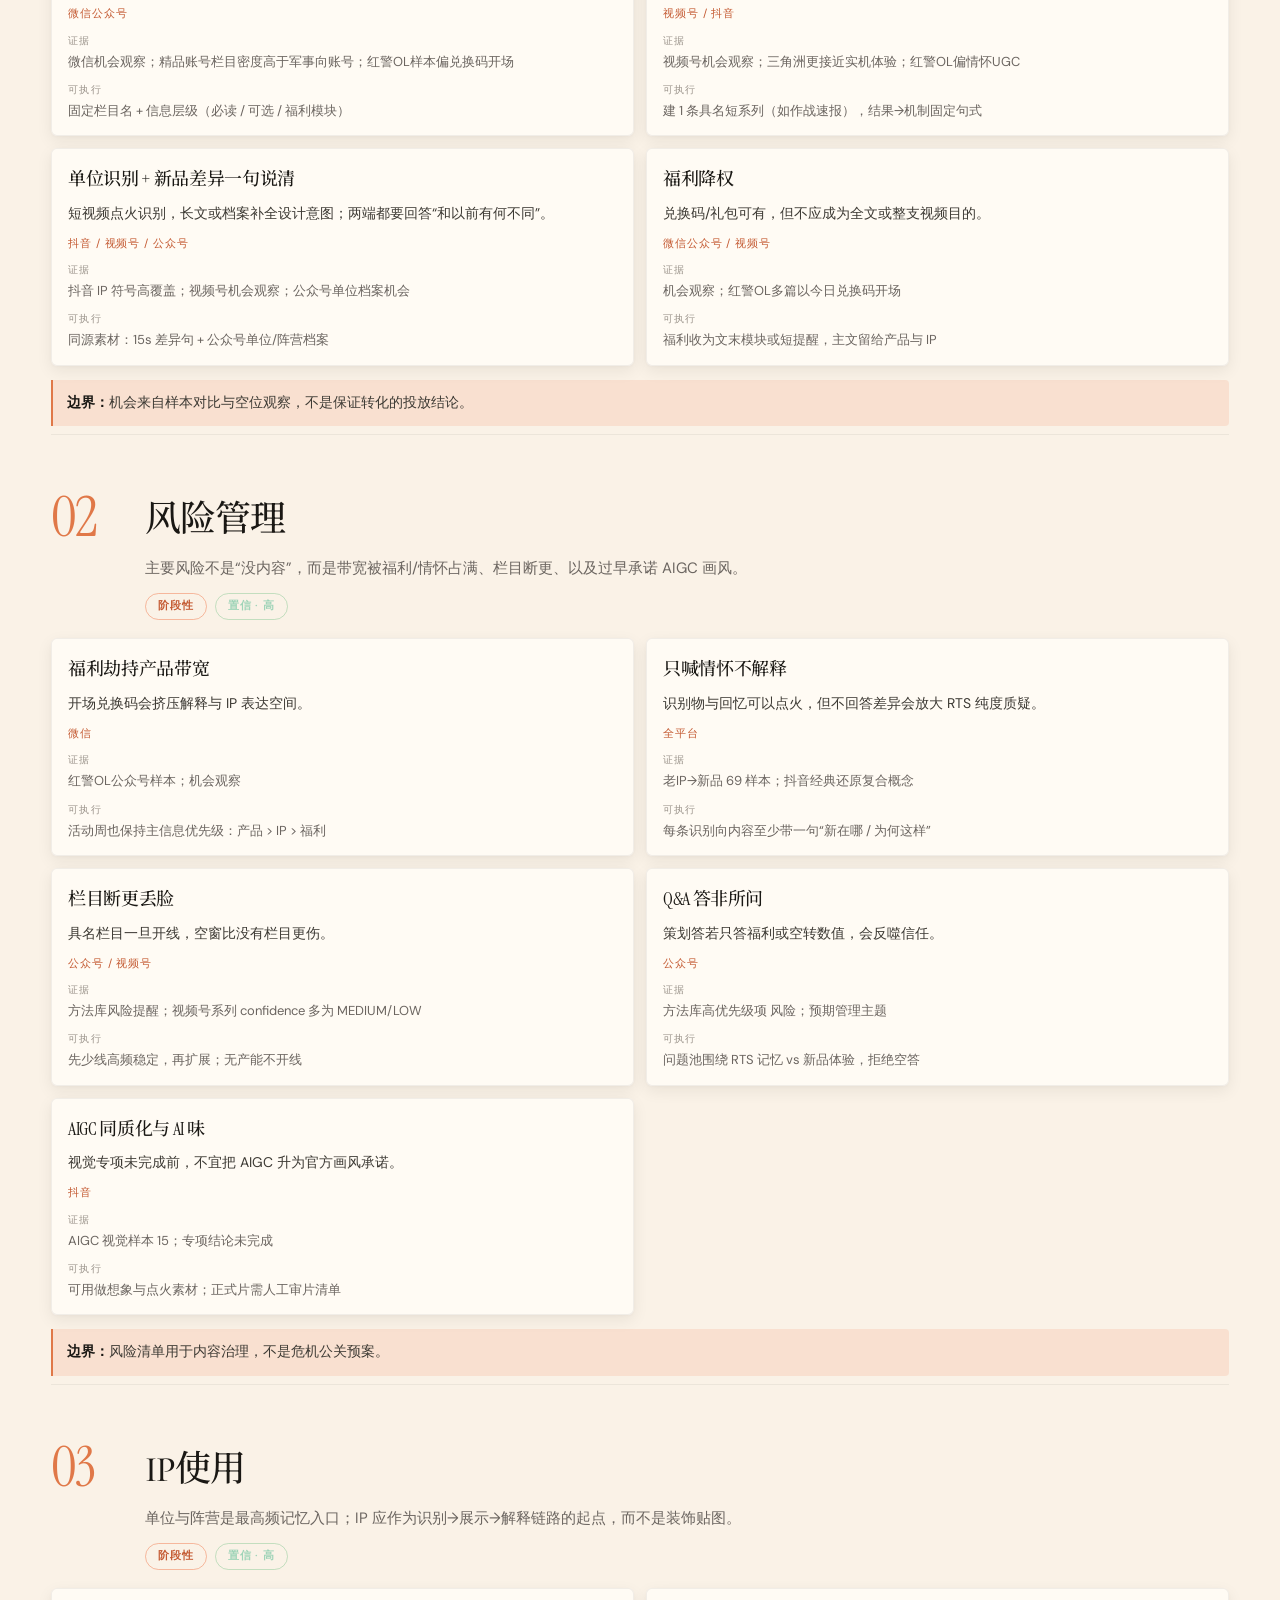
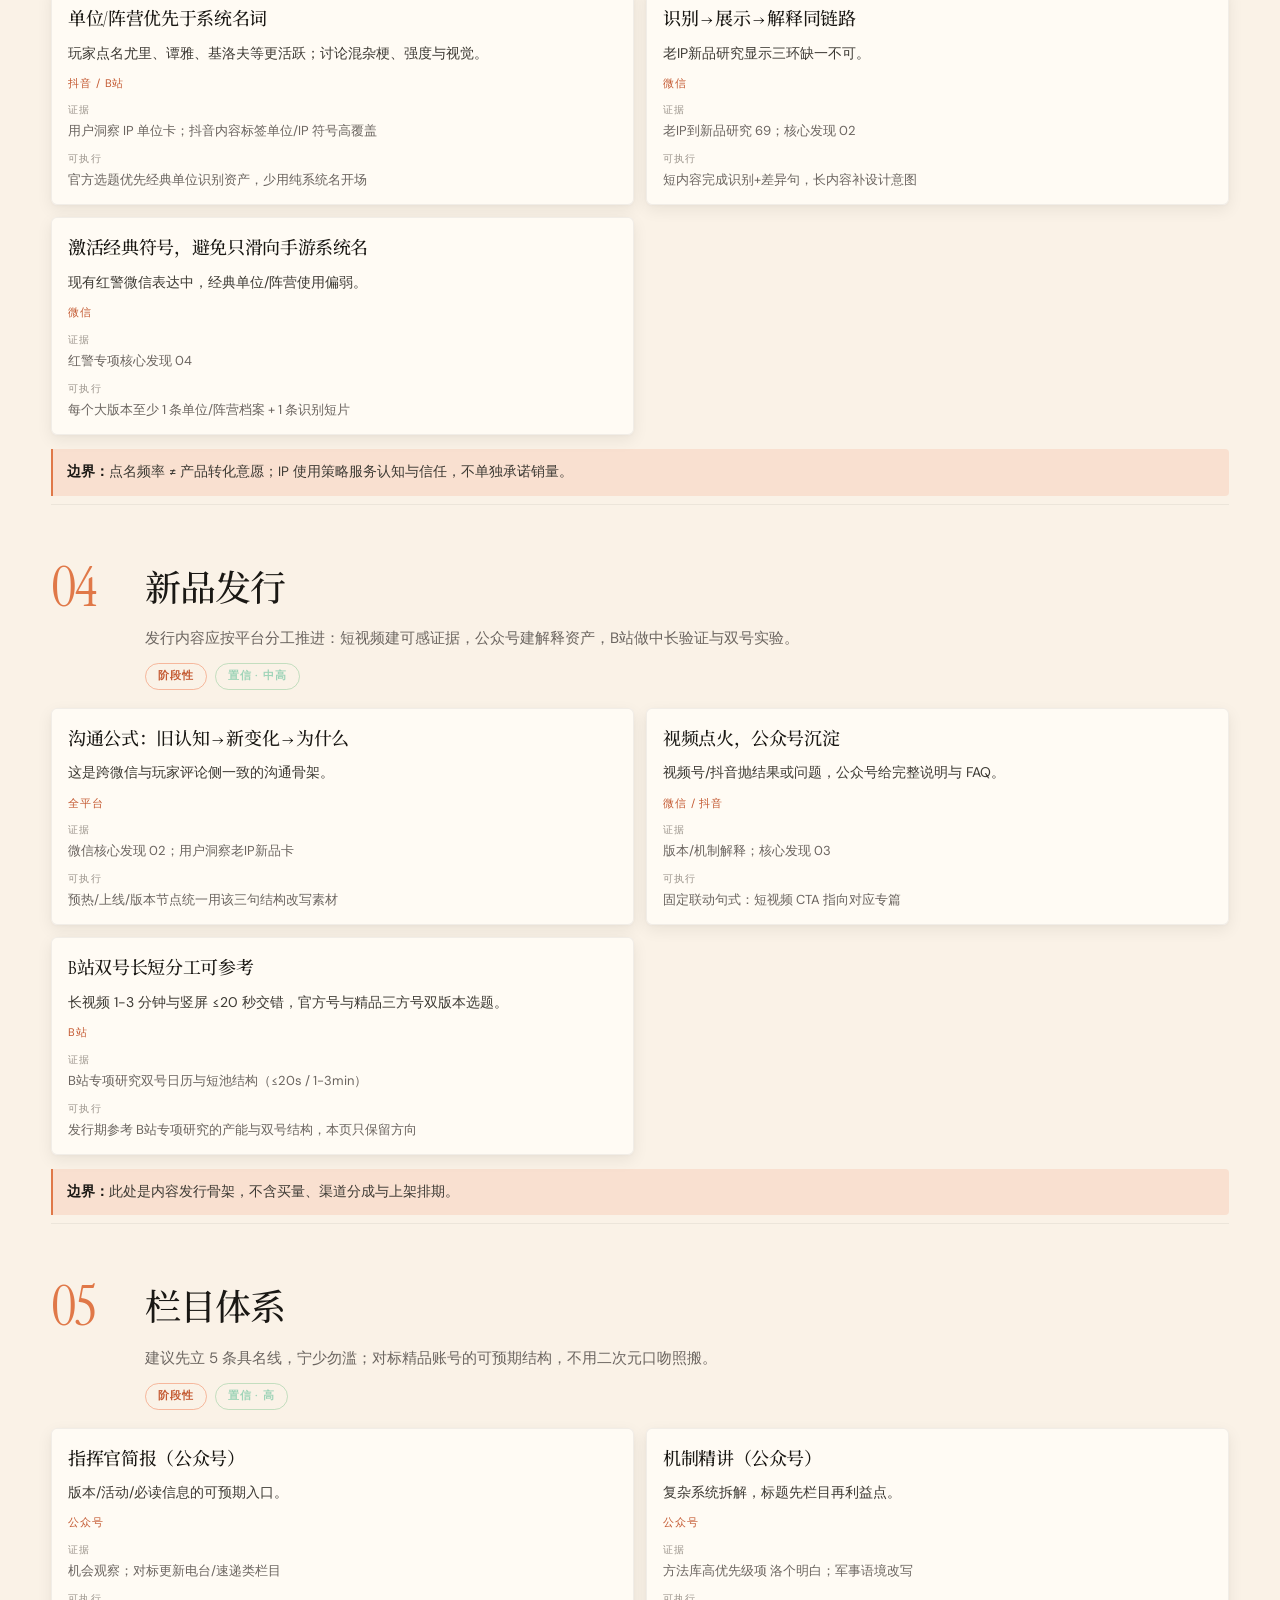
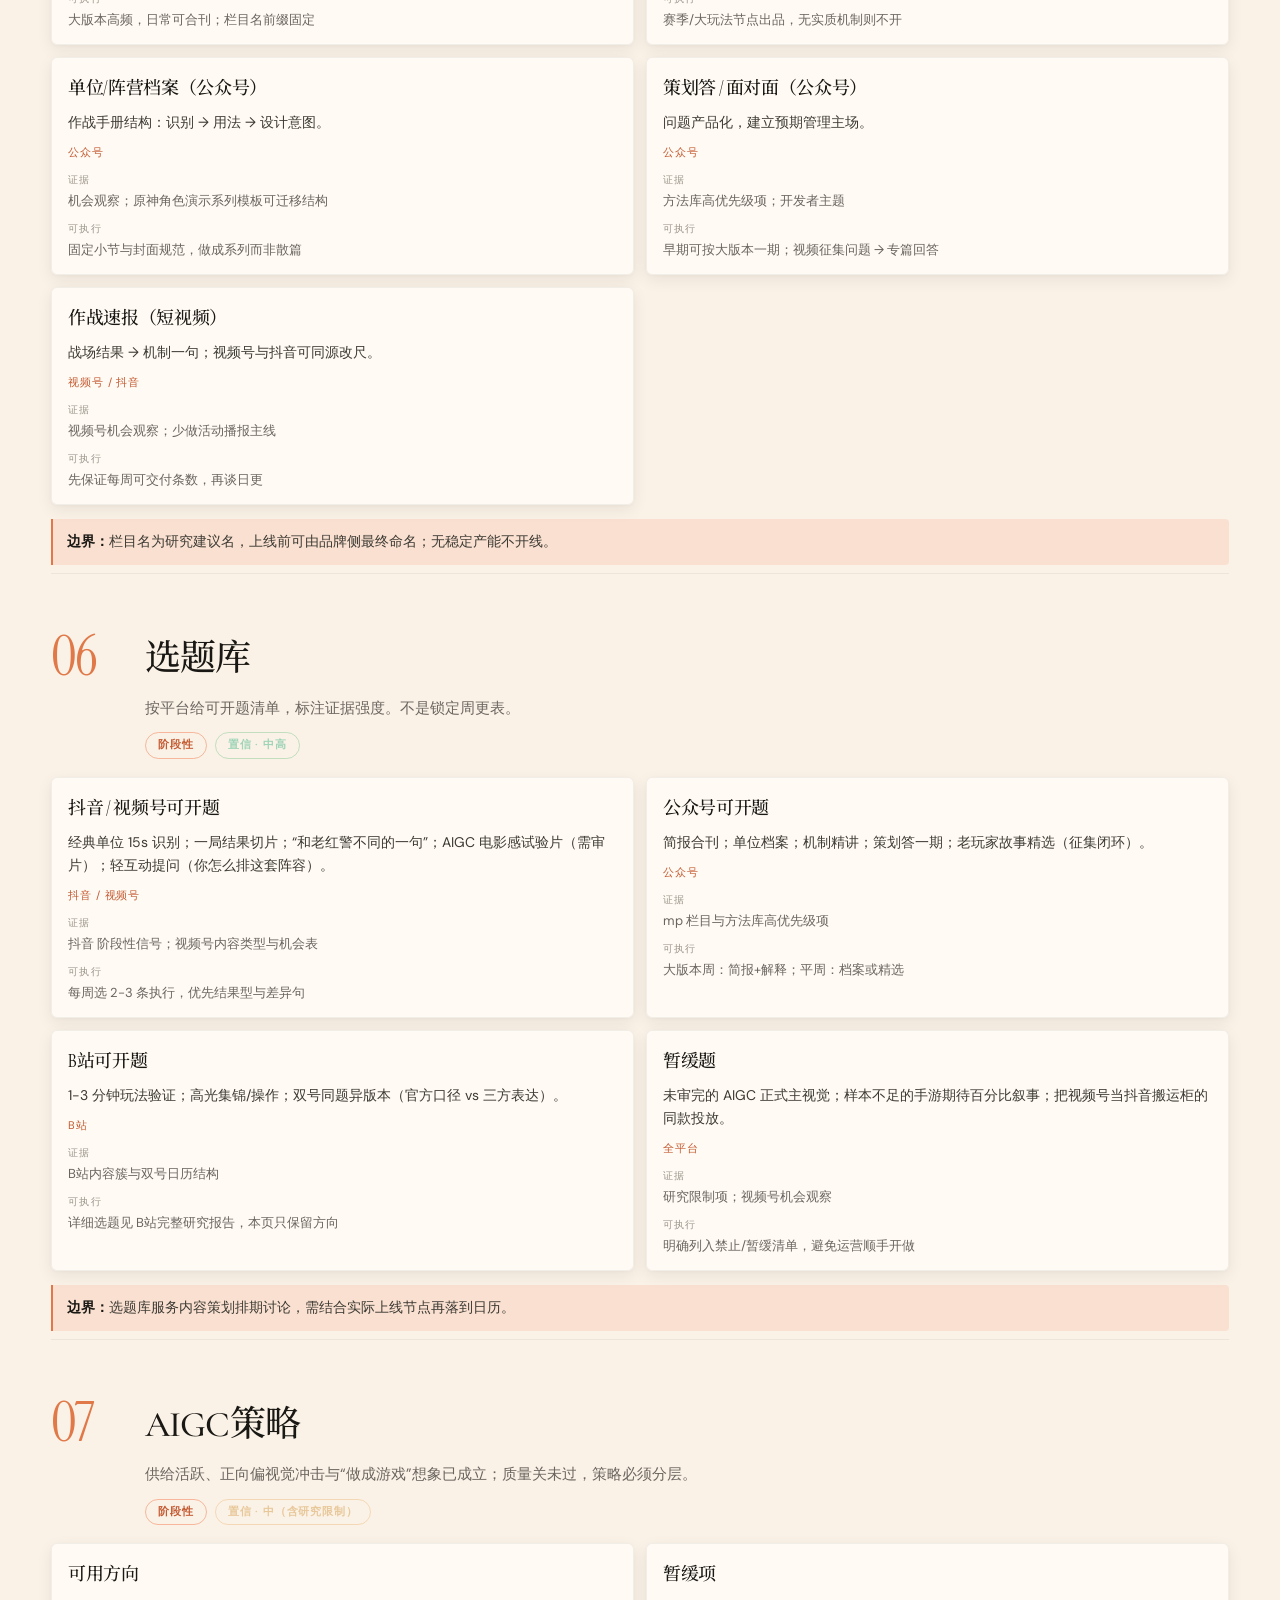
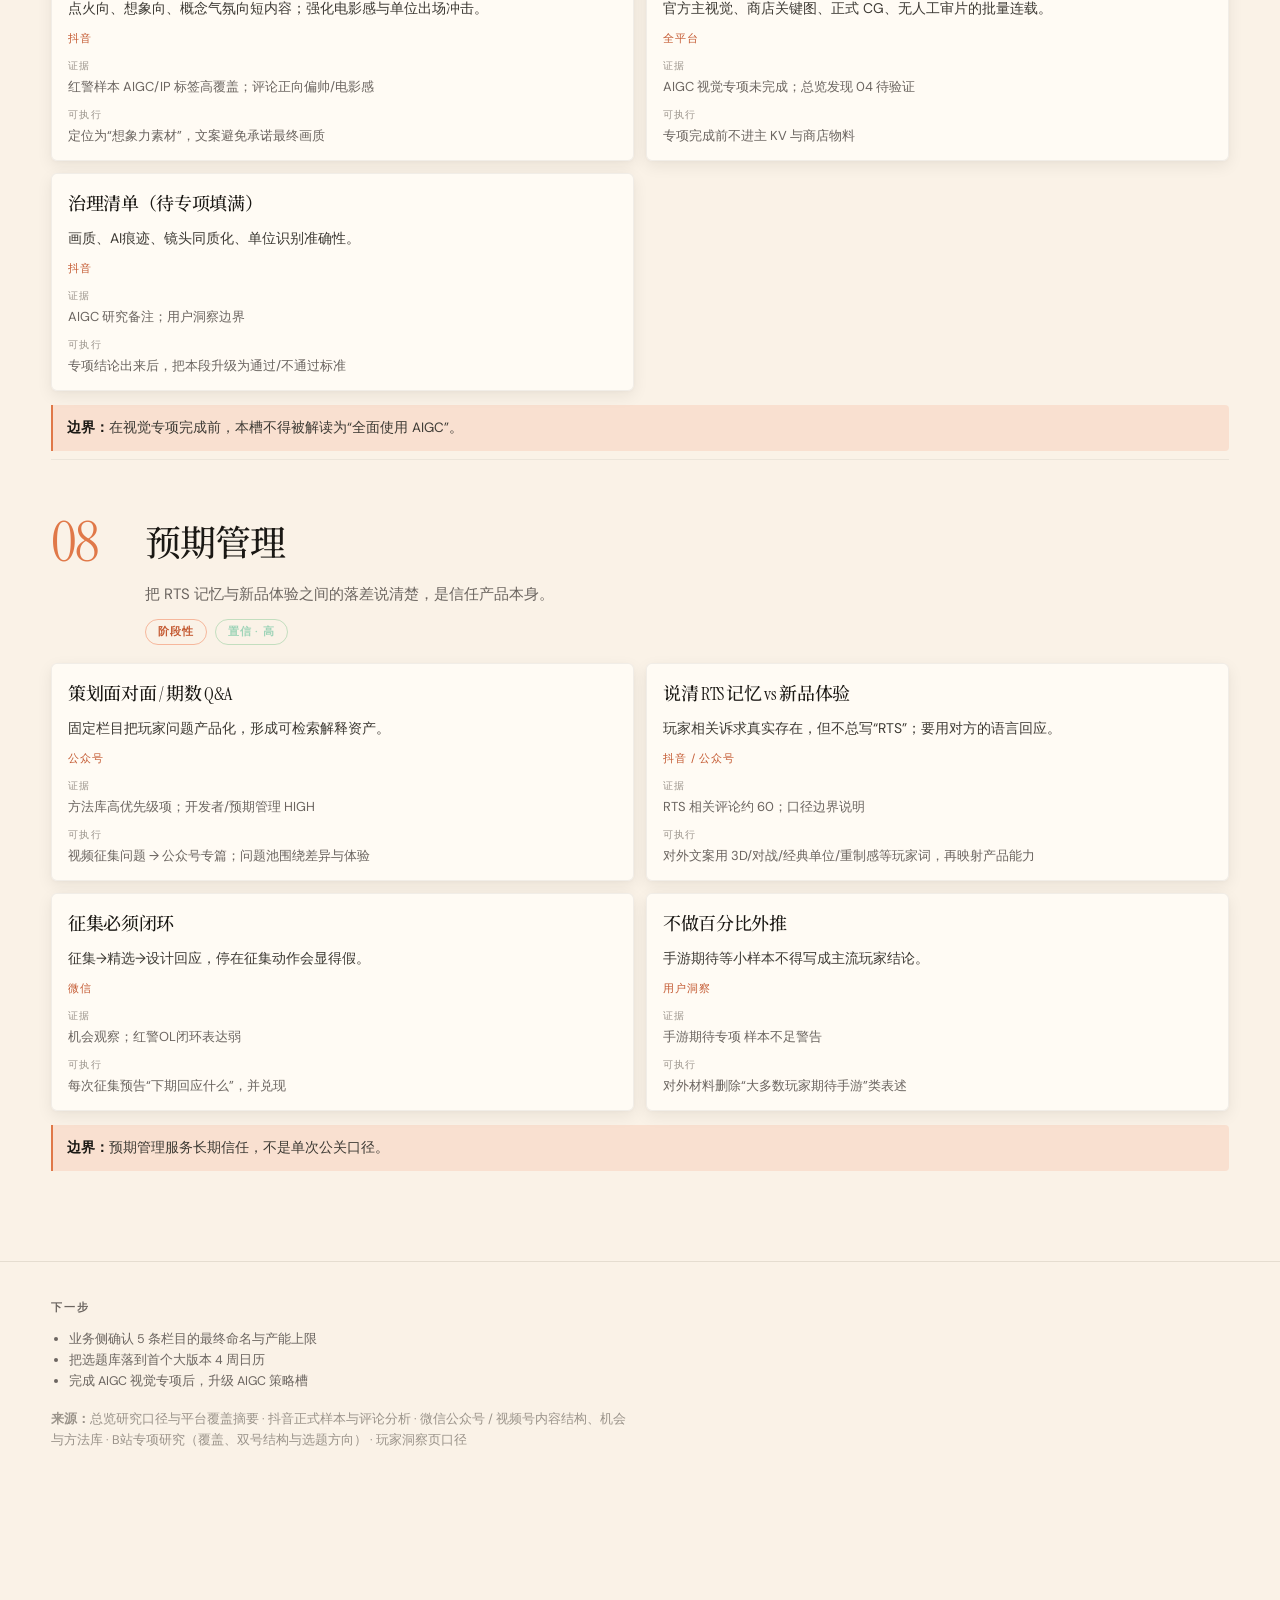
<file: insights/strategy.html>
<!DOCTYPE html>
<html lang="zh-CN">
<head>
  <meta charset="UTF-8" />
  <script>
    try {
      var t = localStorage.getItem("ra-theme") || "light";
      document.documentElement.setAttribute("data-theme", t === "dark" ? "dark" : "light");
      var nf = localStorage.getItem("ra-num-font") || "instrument";
      if (!/^(instrument|playfair|literata|fraunces|serif|mono|sans)$/.test(nf)) nf = "instrument";
      document.documentElement.setAttribute("data-num-font", nf);
      var hf = localStorage.getItem("ra-hero-num-font") || "instrument";
      if (!/^(instrument|playfair|fraunces|serif|literata|mono)$/.test(hf)) hf = "instrument";
      document.documentElement.setAttribute("data-hero-num-font", hf);
    } catch (e) {
      document.documentElement.setAttribute("data-theme", "light");
      document.documentElement.setAttribute("data-num-font", "instrument");
      document.documentElement.setAttribute("data-hero-num-font", "instrument");
    }
  </script>
  <meta name="viewport" content="width=device-width, initial-scale=1" />
  <title>红警荣耀策略｜《红警：荣耀》内容生态研究</title>
  <link rel="stylesheet" href="../assets/css/main.css" />
</head>
<body>
  <nav class="topnav" id="topnav"></nav>
  <main class="wrap">
    <header class="page-hero">
      <p class="eyebrow">内容策略</p>
      <h1 id="pageTitle">红警荣耀策略</h1>
      <p class="sub" id="pageSub">加载中…</p>
      <p class="prop" id="pageProp"></p>
      <div class="btn-row" id="exportMount" style="margin-top:18px;"></div>
    </header>

    <div class="guard" id="guard" style="margin: 20px clamp(28px, 4vw, 56px);"></div>

    <section class="section-pad" style="padding-top: 8px; padding-bottom: 0;">
      <div class="section-head">
        <h2>综合摘要</h2>
        <div class="desc">四条跨平台主线</div>
      </div>
      <div class="findings" id="summary"></div>
    </section>

    <section class="section-pad" style="padding-top: 12px;" id="sectionsHost"></section>

    <section class="method-box">
      <h2>下一步</h2>
      <div id="nextSteps"></div>
      <p id="sources" style="margin-top:16px;"></p>
    </section>
  </main>
  <script src="../assets/js/app.js"></script>
  <script>
    RADash.renderNav("strategy");
    RADash.ensureExportScript(() => {
      RAExport.mount("#exportMount");
    });

    function confClass(c) {
      const s = String(c || "");
      if (s.includes("限制") || s.includes("中（")) return "pending";
      if (s.includes("高")) return "verified";
      return "stage";
    }

    (async () => {
      try {
        const data = await RADash.loadJSON("data/strategy/synthesis.json");
        document.getElementById("pageTitle").textContent = data.title || "红警荣耀策略";
        document.getElementById("pageSub").textContent =
          (data.status || "阶段性") + " · " + (data.subtitle || "");
        document.getElementById("pageProp").textContent = data.prop || "";
        document.getElementById("guard").textContent = data.guard || "";

        document.getElementById("summary").innerHTML = (data.summary || []).map((f) => `
          <article class="finding">
            <div class="idx">${f.idx}</div>
            <div class="finding-body">
              <h3>${f.title}</h3>
              <p>${f.text}</p>
              <div class="meta">
                <span class="tag stage">阶段性</span>
                <span class="tag evidence">跨平台综合</span>
              </div>
            </div>
          </article>`).join("");

        document.getElementById("sectionsHost").innerHTML = (data.sections || []).map((sec) => `
          <article class="strategy-block" id="${sec.id}">
            <div class="strategy-head">
              <div class="strategy-idx">${sec.idx}</div>
              <div class="strategy-head-body">
                <h2>${sec.title}</h2>
                <p class="lead">${sec.lead || ""}</p>
                <div class="meta">
                  <span class="tag stage">${sec.status || "阶段性"}</span>
                  <span class="tag ${confClass(sec.confidence)}">置信 · ${sec.confidence || "—"}</span>
                </div>
              </div>
            </div>
            <div class="strategy-points">
              ${(sec.points || []).map((p) => `
                <div class="strategy-point">
                  <h3>${p.title}</h3>
                  <p>${p.text}</p>
                  <div class="strategy-meta">
                    <span>${(p.platforms || []).join(" / ") || "—"}</span>
                  </div>
                  <div class="layer"><div class="lab">证据</div><div class="val">${p.evidence || "—"}</div></div>
                  <div class="layer"><div class="lab">可执行</div><div class="val">${p.action || "—"}</div></div>
                </div>`).join("")}
            </div>
            <div class="takeaway"><strong>边界：</strong>${sec.boundary || "—"}</div>
          </article>`).join("");

        document.getElementById("nextSteps").innerHTML =
          "<ul>" + (data.next_steps || []).map((x) => `<li>${x}</li>`).join("") + "</ul>";
        document.getElementById("sources").innerHTML =
          "<strong>来源：</strong>" + (data.sources || []).join(" · ");
      } catch (e) {
        RADash.showError(e);
      }
    })();
  </script>
</body>
</html>
</file>
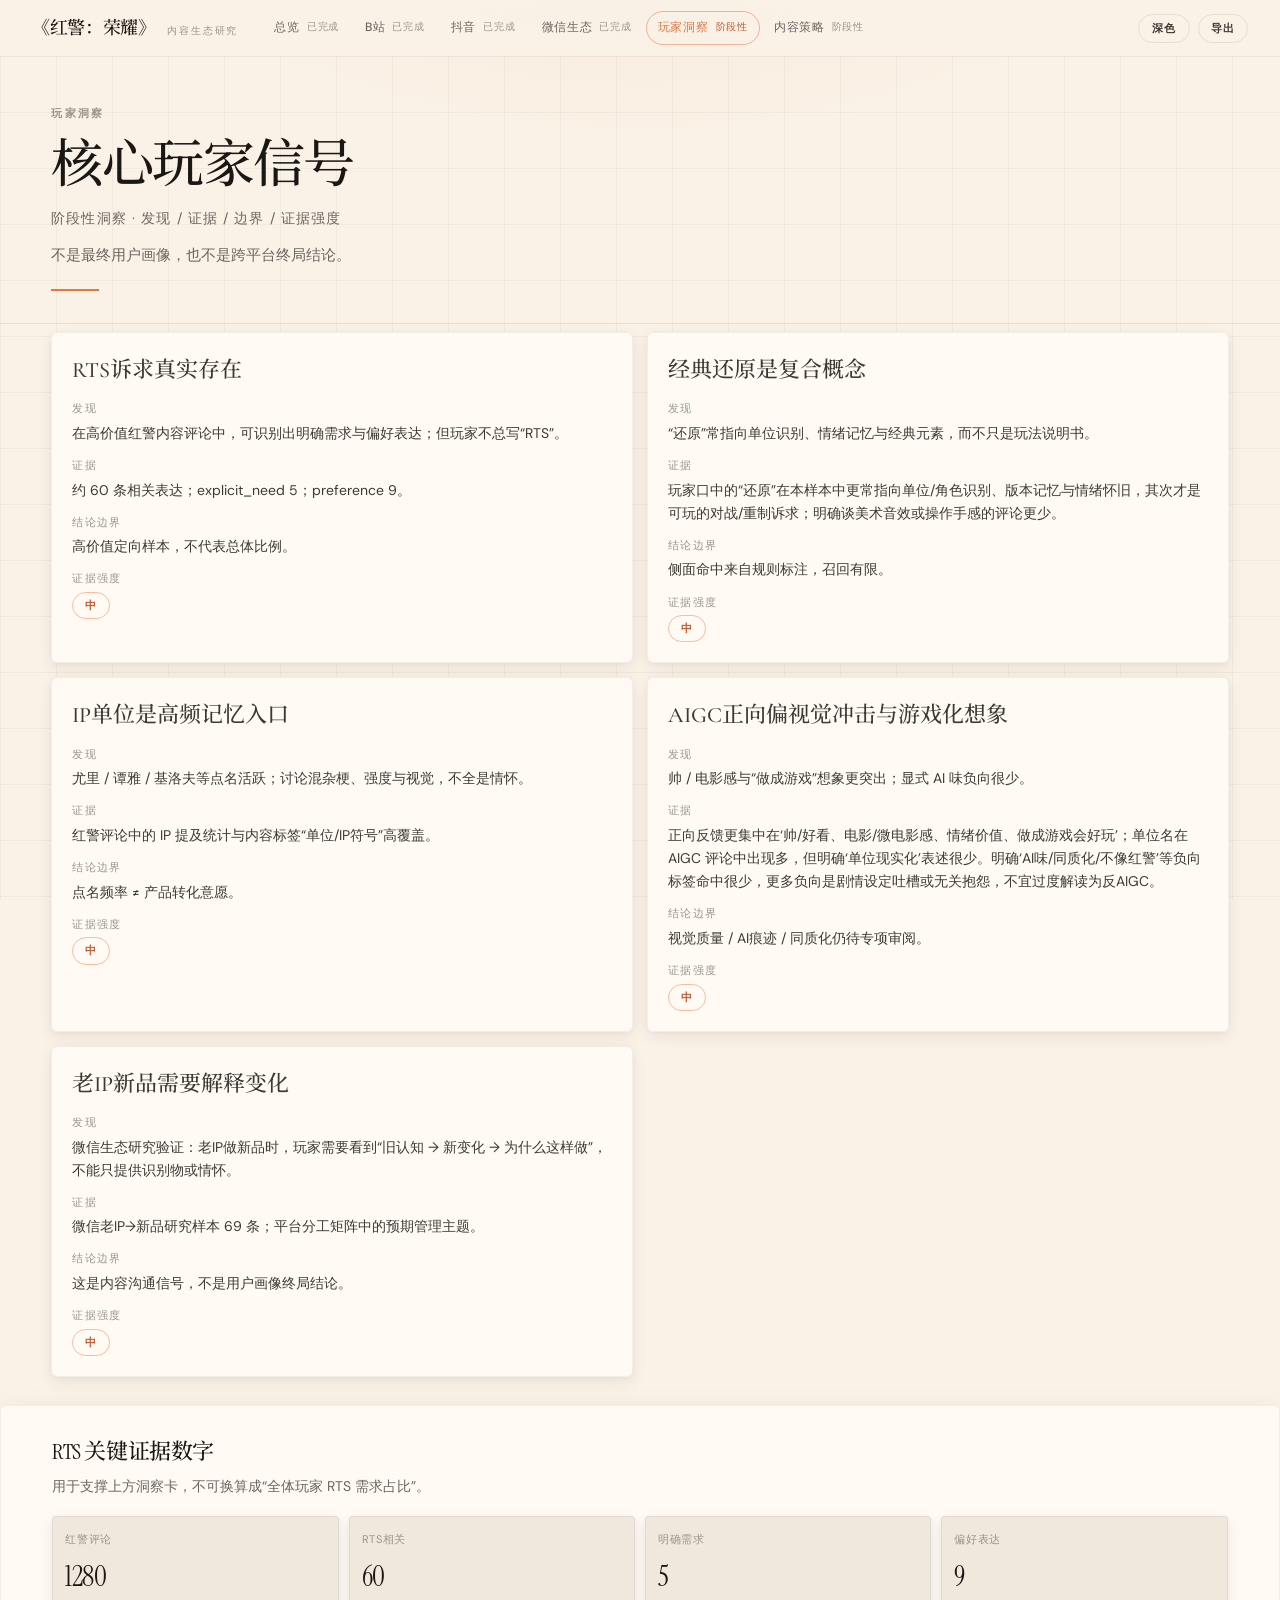
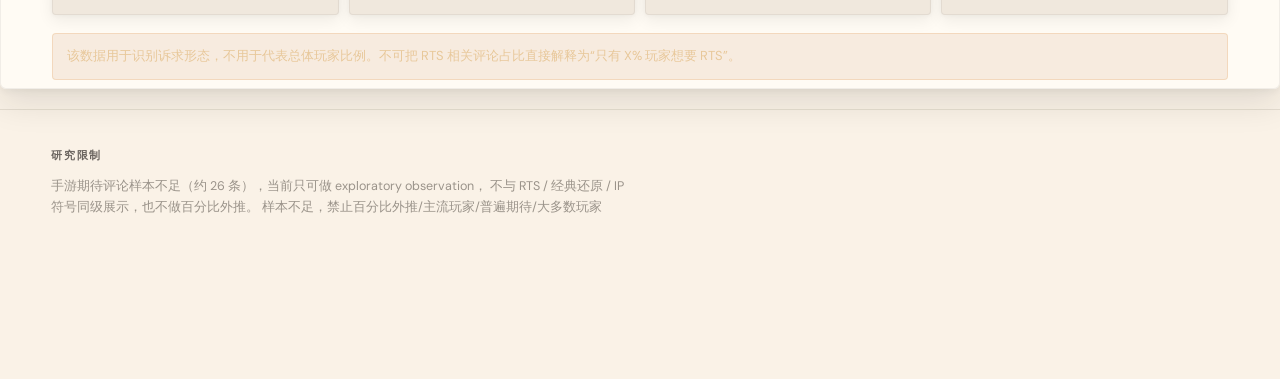
<file: insights/users.html>
<!DOCTYPE html>
<html lang="zh-CN">
<head>
  <meta charset="UTF-8" />
  <script>
    try {
      var t = localStorage.getItem("ra-theme") || "light";
      document.documentElement.setAttribute("data-theme", t === "dark" ? "dark" : "light");
      var nf = localStorage.getItem("ra-num-font") || "instrument";
      if (!/^(instrument|playfair|literata|fraunces|serif|mono|sans)$/.test(nf)) nf = "instrument";
      document.documentElement.setAttribute("data-num-font", nf);
      var hf = localStorage.getItem("ra-hero-num-font") || "instrument";
      if (!/^(instrument|playfair|fraunces|serif|literata|mono)$/.test(hf)) hf = "instrument";
      document.documentElement.setAttribute("data-hero-num-font", hf);
    } catch (e) {
      document.documentElement.setAttribute("data-theme", "light");
      document.documentElement.setAttribute("data-num-font", "instrument");
      document.documentElement.setAttribute("data-hero-num-font", "instrument");
    }
  </script>
  <meta name="viewport" content="width=device-width, initial-scale=1" />
  <title>核心玩家信号｜《红警：荣耀》研究</title>
  <link rel="stylesheet" href="../assets/css/main.css" />
</head>
<body>
  <nav class="topnav" id="topnav"></nav>
  <main class="wrap">
    <header class="page-hero">
      <p class="eyebrow">玩家洞察</p>
      <h1>核心玩家信号</h1>
      <p class="sub">阶段性洞察 · 发现 / 证据 / 边界 / 证据强度</p>
      <p class="prop">不是最终用户画像，也不是跨平台终局结论。</p>
    </header>

    <div class="insight-grid" id="insights"></div>

    <section class="module" style="margin-top:8px;">
      <h3>RTS 关键证据数字</h3>
      <p class="lead">用于支撑上方洞察卡，不可换算成“全体玩家 RTS 需求占比”。</p>
      <div class="rts-metrics" id="rts"></div>
      <div class="guard" id="guard" style="margin-top:12px;"></div>
    </section>

    <section class="method-box">
      <h2>研究限制</h2>
      <p id="limits"></p>
    </section>
  </main>
  <script src="../assets/js/app.js"></script>
  <script>
    RADash.renderNav("users");
    (async () => {
      try {
        const comments = await RADash.loadJSON("data/douyin/comments.json");
        const rts = comments.rts || {};
        const cards = [
          {
            title: "RTS诉求真实存在",
            find: "在高价值红警内容评论中，可识别出明确需求与偏好表达；但玩家不总写“RTS”。",
            evidence: `约 ${rts.rts_related_comments ?? "—"} 条相关表达；explicit_need ${rts.explicit_need ?? "—"}；preference ${rts.preference ?? "—"}。`,
            bound: "高价值定向样本，不代表总体比例。",
            strength: "中",
          },
          {
            title: "经典还原是复合概念",
            find: "“还原”常指向单位识别、情绪记忆与经典元素，而不只是玩法说明书。",
            evidence: comments.classic?.finding || "评论侧面标注显示单位/情绪记忆更常见。",
            bound: "侧面命中来自规则标注，召回有限。",
            strength: "中",
          },
          {
            title: "IP单位是高频记忆入口",
            find: "尤里 / 谭雅 / 基洛夫等点名活跃；讨论混杂梗、强度与视觉，不全是情怀。",
            evidence: "红警评论中的 IP 提及统计与内容标签“单位/IP符号”高覆盖。",
            bound: "点名频率 ≠ 产品转化意愿。",
            strength: "中",
          },
          {
            title: "AIGC正向偏视觉冲击与游戏化想象",
            find: "帅 / 电影感与“做成游戏”想象更突出；显式 AI 味负向很少。",
            evidence: comments.aigc_comment_summary?.finding || "AIGC相关评论主题与 facet 命中。",
            bound: "视觉质量 / AI痕迹 / 同质化仍待专项审阅。",
            strength: "中",
          },
          {
            title: "老IP新品需要解释变化",
            find: "微信生态研究验证：老IP做新品时，玩家需要看到“旧认知 → 新变化 → 为什么这样做”，不能只提供识别物或情怀。",
            evidence: "微信老IP→新品研究样本 69 条；平台分工矩阵中的预期管理主题。",
            bound: "这是内容沟通信号，不是用户画像终局结论。",
            strength: "中",
          },
        ];
        document.getElementById("insights").innerHTML = cards.map((c) => `
          <article class="insight-card">
            <h3>${c.title}</h3>
            <div class="layer"><div class="lab">发现</div><div class="val">${c.find}</div></div>
            <div class="layer"><div class="lab">证据</div><div class="val">${c.evidence}</div></div>
            <div class="layer"><div class="lab">结论边界</div><div class="val">${c.bound}</div></div>
            <div class="layer"><div class="lab">证据强度</div><div class="val"><span class="tag stage">${c.strength}</span></div></div>
          </article>`).join("");

        document.getElementById("rts").innerHTML = [
          ["红警评论", comments.n_redalert_comments],
          ["RTS相关", rts.rts_related_comments],
          ["明确需求", rts.explicit_need],
          ["偏好表达", rts.preference],
        ].map(([k, v]) => `<div class="rts-metric"><div class="k">${k}</div><div class="v">${RADash.fmt(v)}</div></div>`).join("");
        document.getElementById("guard").textContent = rts.interpretation_guard || "";

        const mobile = comments.mobile_expectation || {};
        document.getElementById("limits").innerHTML = `
          手游期待评论样本不足（约 ${mobile.n_comments ?? "—"} 条），当前只可做 exploratory observation，
          不与 RTS / 经典还原 / IP符号同级展示，也不做百分比外推。
          ${mobile.warning || ""}`;
      } catch (e) {
        RADash.showError(e);
      }
    })();
  </script>
</body>
</html>
</file>
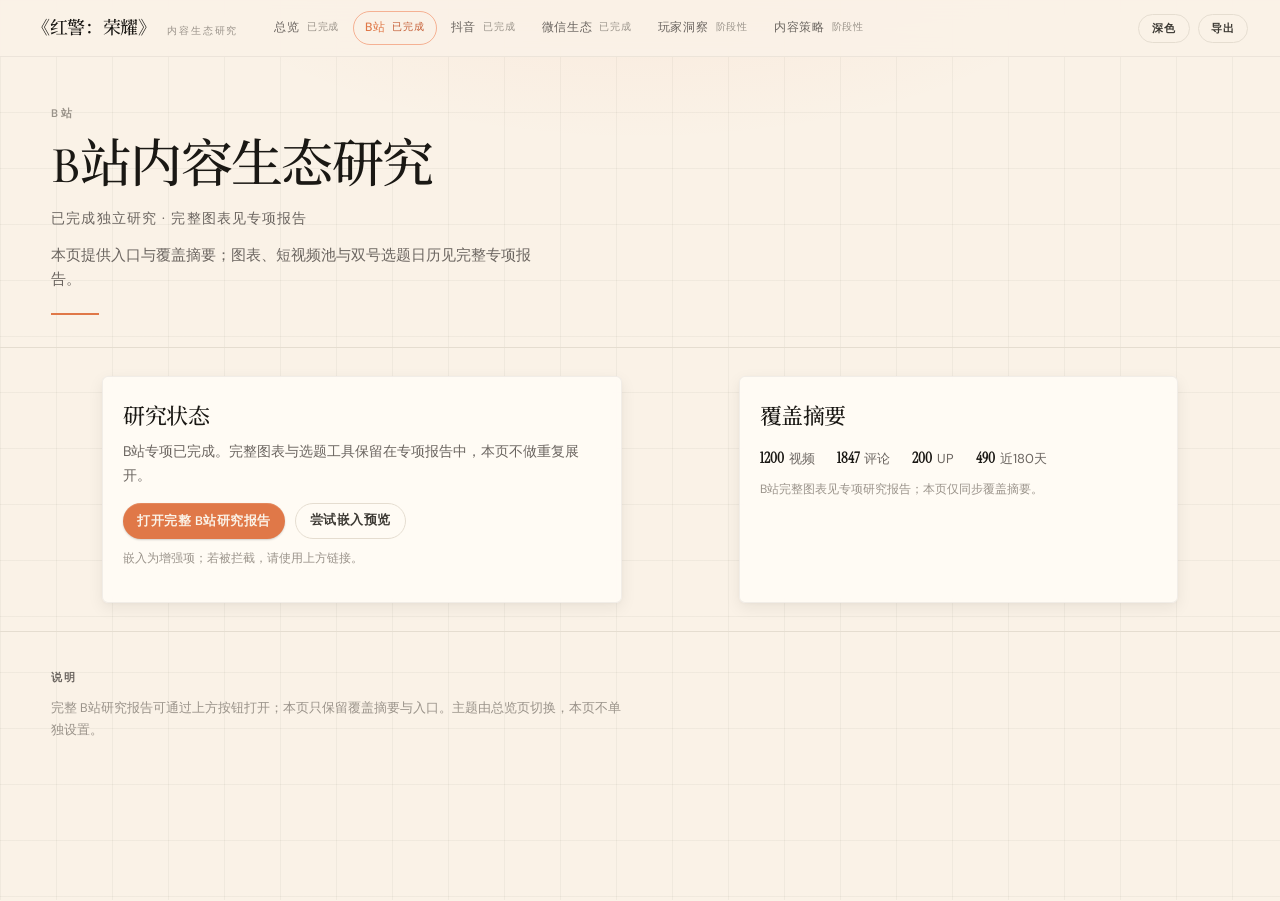
<file: platforms/bilibili.html>
<!DOCTYPE html>

<html lang="zh-CN">

<head>

  <meta charset="UTF-8" />

  <script>

    try {

      var t = localStorage.getItem("ra-theme") || "light";

      document.documentElement.setAttribute("data-theme", t === "dark" ? "dark" : "light");

      var nf = localStorage.getItem("ra-num-font") || "instrument";

      if (!/^(instrument|playfair|literata|fraunces|serif|mono|sans)$/.test(nf)) nf = "instrument";

      document.documentElement.setAttribute("data-num-font", nf);

      var hf = localStorage.getItem("ra-hero-num-font") || "instrument";

      if (!/^(instrument|playfair|fraunces|serif|literata|mono)$/.test(hf)) hf = "instrument";

      document.documentElement.setAttribute("data-hero-num-font", hf);

    } catch (e) {

      document.documentElement.setAttribute("data-theme", "light");

      document.documentElement.setAttribute("data-num-font", "instrument");

      document.documentElement.setAttribute("data-hero-num-font", "instrument");

    }

  </script>

  <meta name="viewport" content="width=device-width, initial-scale=1" />

  <title>B站研究｜《红警：荣耀》内容生态研究</title>

  <link rel="stylesheet" href="../assets/css/main.css" />

</head>

<body>

  <nav class="topnav" id="topnav"></nav>

  <main class="wrap">

    <header class="page-hero">

      <p class="eyebrow">B站</p>

      <h1>B站内容生态研究</h1>

      <p class="sub">已完成独立研究 · 完整图表见专项报告</p>

      <p class="prop">本页提供入口与覆盖摘要；图表、短视频池与双号选题日历见完整专项报告。</p>

    </header>



    <section class="grid-2">

      <div class="module">

        <h3>研究状态</h3>

        <p class="lead">B站专项已完成。完整图表与选题工具保留在专项报告中，本页不做重复展开。</p>

        <div class="btn-row" style="display:flex;gap:10px;flex-wrap:wrap;">

          <a class="btn" href="../bilibili/" target="_blank" rel="noopener">打开完整 B站研究报告</a>

          <button class="btn ghost" id="toggleEmbed" type="button">尝试嵌入预览</button>

        </div>

        <p class="faint" id="embedNote" style="margin-top:10px;">嵌入为增强项；若被拦截，请使用上方链接。</p>

      </div>

      <div class="module">

        <h3>覆盖摘要</h3>

        <div id="kpis" class="muted">加载中…</div>

      </div>

    </section>



    <section class="module" id="embedSection" style="display:none;">

      <h3>嵌入预览</h3>

      <div style="margin-top:10px;border:1px solid var(--line-soft);border-radius:10px;overflow:hidden;min-height:520px;background:var(--surface);">

        <iframe id="biliFrame" title="B站专项报告预览" style="width:100%;height:640px;border:0;" loading="lazy" referrerpolicy="no-referrer"></iframe>

      </div>

    </section>



    <section class="method-box">

      <h2>说明</h2>

      <p>完整 B站研究报告可通过上方按钮打开；本页只保留覆盖摘要与入口。主题由总览页切换，本页不单独设置。</p>

    </section>

  </main>

  <script src="../assets/js/app.js"></script>

  <script>

    RADash.renderNav("bilibili");

    (async () => {

      const el = document.getElementById("kpis");

      try {

        const data = await RADash.loadJSON("data/bilibili/overview.json");

        if (data && data.kpis) {

          const k = data.kpis;

          el.innerHTML = `

            <div class="coverage" style="border:0;padding:0;background:transparent;">

              <div><strong>${RADash.fmt(k.n_videos)}</strong>视频</div>

              <div><strong>${RADash.fmt(k.n_comments)}</strong>评论</div>

              <div><strong>${RADash.fmt(k.n_ups)}</strong>UP</div>

              <div><strong>${RADash.fmt(k.recent_n)}</strong>近180天</div>

            </div>`;

          if (data.note) {

            el.insertAdjacentHTML("beforeend", `<p class="faint" style="margin-top:10px;">${data.note}</p>`);

          }

        } else {

          el.innerHTML = "<p class=\"muted\">覆盖摘要暂无数值字段，请打开完整专项报告查看。</p>";

        }

      } catch (e) {

        el.innerHTML = "<p class=\"guard\">覆盖摘要加载失败。请刷新，或直接打开完整专项报告。</p>";

        console.error(e);

      }

    })();

    document.getElementById("toggleEmbed").onclick = () => {

      const box = document.getElementById("embedSection");

      const frame = document.getElementById("biliFrame");

      if (box.style.display === "none") {

        box.style.display = "block";

        frame.src = "../bilibili/";

      } else {

        box.style.display = "none";

        frame.removeAttribute("src");

      }

    };

  </script>

</body>

</html>
</file>
<file: assets/css/main.css>
﻿/* Claude Design refs (sampled) — warmer than Anthropic marketing tokens
   Light: Paper Ivory #FAF2E7 · Clay #E07848
   Dark:  Warm espresso #2E2822 / panel #37312B · Bright Clay #F07040 */

@import url("https://fonts.googleapis.com/css2?family=Cormorant+Garamond:ital,wght@0,400;0,500;0,600;0,700;1,400;1,500&family=DM+Sans:ital,opsz,wght@0,9..40,400;0,9..40,500;0,9..40,600;0,9..40,700;1,9..40,400&family=DM+Serif+Display:ital@0;1&family=Fraunces:opsz,wght@9..144,500;9..144,600;9..144,700&family=IBM+Plex+Mono:wght@400;500&family=Instrument+Serif:ital@0;1&family=JetBrains+Mono:wght@500;600&family=Literata:opsz,wght@7..72,500;7..72,600;7..72,700&family=Noto+Serif+SC:wght@400;500;600;700&family=Playfair+Display:wght@500;600;700&display=swap");

:root,
[data-theme="dark"] {
  color-scheme: dark;
  --bg: #2e2822;
  --surface: #37312b;
  --surface-2: #413a33;
  --surface-3: #4e463d;
  --ink: #f3ebe0;
  --ink-soft: #e4d9cb;
  --muted: #a89888;
  --faint: #877868;
  --line: rgba(243, 235, 224, 0.12);
  --line-soft: rgba(243, 235, 224, 0.07);
  --accent: #f07040;
  --accent-soft: #f08a5c;
  --accent-dim: rgba(240, 112, 64, 0.22);
  --accent-active: #d45a2e;
  --blue: #6a9bcc;
  --teal: #bcd1ca;
  --violet: #cbcadb;
  --amber: #d4a27f;
  --ok: #788c5d;
  --ok-dim: rgba(120, 140, 93, 0.16);
  --warn-dim: rgba(212, 162, 127, 0.18);
  --panel: rgba(55, 49, 43, 0.92);
  --panel-solid: #37312b;
  --nav-bg: rgba(46, 40, 34, 0.94);
  --grid-line: rgba(243, 235, 224, 0.04);
  --glow: rgba(240, 112, 64, 0.16);
  --overlay: rgba(30, 26, 22, 0.55);
  --btn-ink: #f3ebe0;
  --btn-on-soft: #2e2822;
  --chart-grid: rgba(243, 235, 224, 0.1);
  --chart-panel: #37312b;
  --scrollbar-thumb: rgba(243, 235, 224, 0.18);
  --shadow-solo: 0 14px 36px rgba(0, 0, 0, 0.38), 0 3px 10px rgba(0, 0, 0, 0.22);
  --shadow-group: 0 6px 18px rgba(0, 0, 0, 0.26), 0 1px 4px rgba(0, 0, 0, 0.16);
  --radius: 6px;
  --radius-sm: 4px;
  --radius-lg: 10px;
  --font: "DM Sans", "PingFang SC", "Hiragino Sans GB", "Microsoft YaHei UI", sans-serif;
  --font-display: "Cormorant Garamond", "Noto Serif SC", "Songti SC", Georgia, serif;
  --font-mono: "IBM Plex Mono", "Cascadia Mono", Consolas, monospace;
  --font-num: "Instrument Serif", "Cormorant Garamond", "Noto Serif SC", Georgia, serif;
  --font-hero-num: "Instrument Serif", "Cormorant Garamond", "Noto Serif SC", Georgia, serif;
  --shadow-panel: none;
  --ease: cubic-bezier(0.22, 1, 0.36, 1);
  --grid-size: 56px;
}

[data-theme="light"] {
  color-scheme: light;
  --bg: #faf2e7;
  --surface: #fffbf5;
  --surface-2: #f0e8dd;
  --surface-3: #e8dfd2;
  --ink: #1a1814;
  --ink-soft: #3d3a34;
  --muted: #6b6560;
  --faint: #9a938a;
  --line: #e5ddd0;
  --line-soft: rgba(26, 24, 20, 0.06);
  --accent: #e07848;
  --accent-soft: #c45a32;
  --accent-dim: rgba(240, 112, 64, 0.14);
  --accent-active: #c45a32;
  --blue: #6a9bcc;
  --teal: #5f8f84;
  --violet: #8b7fa8;
  --amber: #d4a27f;
  --ok: #788c5d;
  --ok-dim: rgba(120, 140, 93, 0.14);
  --warn-dim: rgba(212, 162, 127, 0.18);
  --panel: rgba(255, 251, 245, 0.94);
  --panel-solid: #fffbf5;
  --nav-bg: rgba(250, 242, 231, 0.94);
  --grid-line: rgba(26, 24, 20, 0.045);
  --glow: rgba(240, 112, 64, 0.09);
  --overlay: rgba(26, 24, 20, 0.28);
  --btn-ink: #faf2e7;
  --btn-on-soft: #1a1814;
  --chart-grid: rgba(26, 24, 20, 0.08);
  --chart-panel: #fffbf5;
  --scrollbar-thumb: rgba(26, 24, 20, 0.14);
  --shadow-solo: 0 14px 34px rgba(26, 24, 20, 0.11), 0 3px 10px rgba(26, 24, 20, 0.05);
  --shadow-group: 0 5px 16px rgba(26, 24, 20, 0.07), 0 1px 4px rgba(26, 24, 20, 0.035);
}

* { box-sizing: border-box; }

/* Claude Design scrollbars */
html {
  scrollbar-width: thin;
  scrollbar-color: rgba(240, 112, 64, 0.4) transparent;
}
* {
  scrollbar-width: thin;
  scrollbar-color: rgba(240, 112, 64, 0.4) transparent;
}
*::-webkit-scrollbar { width: 8px; height: 8px; }
*::-webkit-scrollbar-track { background: transparent; }
*::-webkit-scrollbar-thumb {
  background-color: var(--scrollbar-thumb);
  border-radius: 999px;
  border: 2px solid transparent;
  background-clip: padding-box;
}
*::-webkit-scrollbar-thumb:hover {
  background-color: rgba(240, 112, 64, 0.5);
  border: 2px solid transparent;
  background-clip: padding-box;
}
*::-webkit-scrollbar-corner { background: transparent; }

html { scroll-behavior: smooth; }

body {
  margin: 0;
  font-family: var(--font);
  color: var(--ink-soft);
  background-color: var(--bg);
  background-image:
    radial-gradient(900px 420px at 50% -10%, var(--glow), transparent 55%),
    linear-gradient(var(--grid-line) 1px, transparent 1px),
    linear-gradient(90deg, var(--grid-line) 1px, transparent 1px);
  background-size: auto, var(--grid-size) var(--grid-size), var(--grid-size) var(--grid-size);
  background-attachment: fixed;
  min-height: 100dvh;
  line-height: 1.6;
  font-size: 15px;
  -webkit-font-smoothing: antialiased;
  text-rendering: optimizeLegibility;
  transition: background-color 0.25s var(--ease), color 0.25s var(--ease);
}

a { color: var(--accent-soft); text-decoration: none; transition: color 0.2s var(--ease); }
a:hover { color: var(--ink); }
.muted { color: var(--muted); }
.faint { color: var(--faint); font-size: 12px; }

/* Nav — quiet, poster chrome */
.topnav {
  position: sticky;
  top: 0;
  z-index: 40;
  background: var(--nav-bg);
  backdrop-filter: blur(18px) saturate(1.05);
  -webkit-backdrop-filter: blur(18px) saturate(1.05);
  border-bottom: 1px solid var(--line-soft);
}
.topnav-inner {
  max-width: 1280px;
  margin: 0 auto;
  padding: 0 32px;
  height: 56px;
  display: flex;
  gap: 2px;
  align-items: center;
  overflow-x: auto;
  scrollbar-width: none;
}
.topnav-inner::-webkit-scrollbar { display: none; }

.brand {
  font-family: var(--font-display);
  font-weight: 500;
  font-size: 18px;
  letter-spacing: -0.02em;
  margin-right: 22px;
  color: var(--ink);
  white-space: nowrap;
  flex-shrink: 0;
}
.brand em {
  font-style: normal;
  font-family: var(--font);
  color: var(--faint);
  font-weight: 500;
  font-size: 10px;
  margin-left: 12px;
  letter-spacing: 0.18em;
  text-transform: uppercase;
}

.nav-link {
  padding: 6px 11px;
  border-radius: 999px;
  color: var(--muted);
  font-size: 12px;
  font-weight: 500;
  letter-spacing: 0.06em;
  text-decoration: none;
  display: inline-flex;
  align-items: center;
  gap: 7px;
  white-space: nowrap;
  border: 1px solid transparent;
  transition: color 0.18s var(--ease), border-color 0.18s var(--ease);
}
.nav-link:hover { color: var(--ink-soft); text-decoration: none; }
.nav-link.active {
  color: var(--accent);
  border-color: rgba(240, 112, 64, 0.5);
  background: transparent;
  box-shadow: none;
}
.nav-link .state {
  font-size: 9.5px;
  color: var(--faint);
  letter-spacing: 0.08em;
}
.nav-link.active .state { color: var(--accent-soft); }

/* Full-bleed poster canvas */
.wrap {
  max-width: 1280px;
  margin: 0 auto;
  padding: 0 0 96px;
  display: grid;
  gap: 0;
  background: transparent;
  border: 0;
  min-height: calc(100dvh - 56px);
}

/* —— Reference split hero —— */
.split-hero {
  display: grid;
  grid-template-columns: 1fr 1fr;
  min-height: calc(100dvh - 56px);
  border-bottom: 1px solid var(--line);
  position: relative;
}
.split-hero .split-left,
.split-hero .split-right {
  padding: clamp(40px, 6vh, 72px) clamp(28px, 4vw, 56px) clamp(36px, 5vh, 64px);
  display: flex;
  flex-direction: column;
  position: relative;
}
.split-hero .split-left {
  border-right: 1px solid var(--line);
}
.split-plus {
  position: absolute;
  left: 50%;
  top: 50%;
  transform: translate(-50%, -50%);
  width: 34px;
  height: 34px;
  border-radius: 50%;
  border: 1px solid var(--line);
  background: var(--bg);
  display: flex;
  align-items: center;
  justify-content: center;
  color: var(--muted);
  font-size: 18px;
  z-index: 3;
  line-height: 1;
}

.giant {
  font-family: var(--font-hero-num);
  font-size: clamp(92px, 14vw, 148px);
  font-weight: 500;
  letter-spacing: -0.05em;
  line-height: 0.9;
  color: var(--ink);
  margin: 0 0 8px;
  font-variant-numeric: tabular-nums;
  font-feature-settings: "tnum" 1;
}
.giant.coral { color: var(--accent); }

.eyebrow {
  font-size: 11px;
  letter-spacing: 0.22em;
  text-transform: uppercase;
  color: var(--faint);
  font-weight: 600;
  margin: 18px 0 10px;
}
.split-hero h1 {
  margin: 0;
  font-family: var(--font-display);
  font-size: clamp(40px, 5.2vw, 64px);
  font-weight: 500;
  letter-spacing: -0.035em;
  line-height: 1.08;
  color: var(--ink);
  text-wrap: pretty;
}
.split-hero .prop {
  margin: 18px 0 0;
  color: var(--muted);
  font-size: 15px;
  line-height: 1.7;
  max-width: 34ch;
}
.split-hero .updated {
  margin-top: auto;
  padding-top: 28px;
  color: var(--faint);
  font-size: 11px;
  letter-spacing: 0.06em;
}

.progress-line {
  height: 2px;
  border-radius: 0;
  background: rgba(250, 249, 245, 0.1);
  margin: 28px 0 22px;
  overflow: hidden;
  max-width: 220px;
}
.progress-line > span {
  display: block;
  height: 100%;
  background: var(--accent);
}

.pill-row {
  display: flex;
  flex-wrap: wrap;
  gap: 8px;
  margin-top: 4px;
}
.pill {
  display: inline-flex;
  align-items: center;
  border: 1px solid var(--line);
  border-radius: 999px;
  padding: 6px 14px;
  font-size: 10px;
  letter-spacing: 0.16em;
  text-transform: uppercase;
  color: var(--muted);
  font-weight: 500;
}

/* Floating glass file panel */
.glass-panel {
  margin-top: 28px;
  background: var(--panel);
  backdrop-filter: blur(18px) saturate(1.1);
  -webkit-backdrop-filter: blur(18px) saturate(1.1);
  border: 1px solid rgba(250, 249, 245, 0.14);
  border-radius: 10px;
  overflow: hidden;
  box-shadow: 0 24px 60px rgba(0, 0, 0, 0.35);
  max-width: 420px;
}
.glass-panel .glass-head {
  display: flex;
  align-items: center;
  gap: 8px;
  padding: 10px 14px;
  border-bottom: 1px solid var(--line-soft);
  font-family: var(--font-mono);
  font-size: 11px;
  color: var(--muted);
  letter-spacing: 0.02em;
}
.glass-panel .glass-dots {
  display: flex;
  gap: 5px;
  margin-right: 6px;
}
.glass-panel .glass-dots i {
  width: 7px;
  height: 7px;
  border-radius: 50%;
  background: rgba(250, 249, 245, 0.18);
  display: block;
}
.glass-panel pre {
  margin: 0;
  padding: 14px 16px 16px;
  font-family: var(--font-mono);
  font-size: 11.5px;
  line-height: 1.65;
  color: var(--ink-soft);
  white-space: pre-wrap;
  max-height: 220px;
  overflow: auto;
}
.glass-panel .ln { color: var(--faint); margin-right: 12px; user-select: none; }
.glass-panel .kw { color: var(--accent-soft); }

/* Legacy page-hero (subpages) */
.page-hero {
  padding: 48px clamp(28px, 4vw, 56px) 32px;
  border-bottom: 1px solid var(--line);
  max-width: 1280px;
  margin: 0 auto;
  width: 100%;
  position: relative;
}
.page-hero::after {
  content: "";
  display: block;
  width: 48px;
  height: 2px;
  background: var(--accent);
  margin-top: 22px;
}
/* Subpage spacing when not using section-pad */
.wrap > .grid-2,
.wrap > .insight-grid,
.wrap > .findings,
.wrap > section:not(.split-hero):not(.method-box):not(.section-pad) {
  padding-left: clamp(28px, 4vw, 56px);
  padding-right: clamp(28px, 4vw, 56px);
  margin-left: auto;
  margin-right: auto;
  max-width: 1280px;
  width: 100%;
}
.wrap > section:not(.split-hero):not(.method-box):not(.section-pad) {
  padding-top: 28px;
  padding-bottom: 8px;
}
.wrap > .insight-grid {
  padding-top: 8px;
  padding-bottom: 20px;
  gap: 14px;
}
.page-hero .eyebrow {
  margin: 0 0 14px;
}
.page-hero h1 {
  margin: 0 0 12px;
  font-family: var(--font-display);
  font-size: clamp(36px, 4.5vw, 52px);
  letter-spacing: -0.03em;
  font-weight: 500;
  line-height: 1.12;
  color: var(--ink);
}
.page-hero .sub {
  margin: 0;
  color: var(--muted);
  font-size: 14px;
  letter-spacing: 0.08em;
}
.page-hero .prop {
  margin: 14px 0 0;
  color: var(--muted);
  font-size: 15px;
  max-width: 48ch;
}
.page-hero .updated {
  margin-top: 18px;
  color: var(--faint);
  font-size: 12px;
}

.section-pad {
  padding: clamp(40px, 6vh, 72px) clamp(28px, 4vw, 56px);
  max-width: 1280px;
  margin: 0 auto;
  width: 100%;
}
.section-head {
  display: flex;
  align-items: baseline;
  justify-content: space-between;
  gap: 16px;
  margin-bottom: 28px;
  padding-bottom: 14px;
  border-bottom: 1px solid var(--line-soft);
}
.section-head h2 {
  margin: 0;
  font-family: var(--font-num), var(--font-display), var(--font);
  font-size: clamp(28px, 3vw, 36px);
  font-weight: 500;
  letter-spacing: -0.025em;
  color: var(--ink);
  font-variant-numeric: tabular-nums;
  font-feature-settings: "tnum" 1;
}
.section-head .desc {
  color: var(--faint);
  font-size: 12px;
  letter-spacing: 0.06em;
  text-align: right;
  max-width: 420px;
}

/* Editorial findings — poster list */
.findings { display: grid; gap: 0; }
.finding {
  display: grid;
  grid-template-columns: 88px minmax(0, 1fr);
  gap: 18px 24px;
  padding: 28px 0;
  border-bottom: 1px solid var(--line-soft);
  background: transparent;
  border-radius: 0;
  box-shadow: none;
  position: relative;
  align-items: start;
}
.finding.finding-row {
  grid-template-columns: 88px minmax(0, 1.2fr) minmax(180px, 0.8fr);
}
.finding::before { display: none; }
.finding.limit { opacity: 0.88; background: transparent; }
.finding .idx {
  font-family: var(--font-display);
  color: var(--accent);
  font-size: clamp(28px, 3vw, 36px);
  font-weight: 500;
  letter-spacing: -0.03em;
  margin: 0;
  line-height: 1;
  padding-top: 4px;
}
.finding-body { min-width: 0; }
.finding h3,
.finding-body h3 {
  margin: 0 0 12px;
  font-family: var(--font-display);
  font-size: clamp(26px, 3vw, 34px);
  line-height: 1.22;
  font-weight: 500;
  letter-spacing: -0.025em;
  color: var(--ink);
  text-wrap: pretty;
  max-width: 18em;
}
.finding p,
.finding-body p {
  margin: 0;
  color: var(--muted);
  font-size: 15px;
  line-height: 1.75;
  max-width: 54ch;
}
.finding .meta,
.finding-body .meta {
  margin-top: 14px;
  display: flex;
  flex-wrap: wrap;
  gap: 8px;
}
.finding-viz {
  justify-self: stretch;
  align-self: stretch;
  min-height: 120px;
  border: 1px solid var(--line);
  border-radius: 10px;
  background: var(--panel);
  backdrop-filter: blur(12px);
  display: flex;
  flex-direction: column;
  justify-content: center;
  padding: 18px 20px;
  gap: 6px;
}
.finding-viz .finding-viz-metric {
  font-family: var(--font-display);
  font-size: clamp(36px, 4vw, 48px);
  font-weight: 500;
  letter-spacing: -0.04em;
  line-height: 1;
  color: var(--accent);
}
.finding-viz .finding-viz-label {
  font-size: 12px;
  letter-spacing: 0.08em;
  color: var(--muted);
  line-height: 1.45;
}
.finding.compact {
  grid-template-columns: 72px 1fr;
  padding: 20px 0;
  opacity: 0.7;
}
.finding.compact .finding-viz { display: none; }
.finding.compact h3,
.finding.compact .finding-body h3 { font-size: clamp(20px, 2.2vw, 24px); margin: 0; }
.finding.compact p,
.finding.compact .meta,
.finding.compact .finding-body p,
.finding.compact .finding-body .meta { display: none; }

.tag {
  display: inline-flex;
  align-items: center;
  padding: 4px 12px;
  border-radius: 999px;
  font-size: 10.5px;
  font-weight: 600;
  letter-spacing: 0.08em;
  border: 1px solid var(--line);
  background: transparent;
}
.tag.verified { color: #9fd4b8; border-color: rgba(93, 184, 114, 0.35); }
.tag.stage { color: var(--accent-soft); border-color: rgba(240, 112, 64, 0.45); }
.tag.pending { color: #e8c89a; border-color: rgba(232, 165, 90, 0.35); }
.tag.evidence { color: var(--faint); font-weight: 500; }

.coverage {
  display: flex;
  flex-wrap: wrap;
  gap: 10px 22px;
  padding: 18px 0 0;
  border-top: 1px solid var(--line-soft);
  margin-top: 12px;
  color: var(--muted);
  font-size: 13px;
  background: transparent;
  border-radius: 0;
}
.coverage strong {
  color: var(--ink);
  font-family: var(--font-display);
  font-weight: 600;
  margin-right: 5px;
  font-size: 15px;
}
.coverage .label-soft {
  color: var(--faint);
  font-size: 11px;
  letter-spacing: 0.14em;
  text-transform: uppercase;
  width: 100%;
}

/* Platforms as poster index — not admin cards */
.platform-grid {
  display: grid;
  grid-template-columns: repeat(4, 1fr);
  gap: 0;
  border-top: 1px solid var(--line);
  border-bottom: 1px solid var(--line);
  background: transparent;
}
.platform-card {
  background: transparent;
  border: 0;
  border-right: 1px solid var(--line);
  border-radius: 0;
  padding: 28px 20px;
  display: flex;
  flex-direction: column;
  gap: 10px;
  min-height: 160px;
  box-shadow: none;
  transition: background 0.2s var(--ease);
}
.platform-card:last-child { border-right: 0; }
.platform-card:hover { background: rgba(250, 249, 245, 0.025); }
.platform-card h3 {
  margin: 0;
  font-family: var(--font-display);
  font-size: 28px;
  font-weight: 500;
  letter-spacing: -0.02em;
  color: var(--ink);
}
.platform-card .status {
  font-size: 11px;
  color: var(--accent);
  font-weight: 600;
  letter-spacing: 0.12em;
  text-transform: uppercase;
}
.platform-card .status.wait { color: var(--faint); }
.platform-card .stats {
  color: var(--muted);
  font-size: 13px;
  line-height: 1.55;
  flex: 1;
}
.platform-card .btn {
  align-self: flex-start;
  margin-top: 4px;
  background: transparent;
  border: 1px solid var(--line);
  color: var(--ink-soft);
  border-radius: 999px;
  font-weight: 500;
  letter-spacing: 0.1em;
  font-size: 10.5px;
  text-transform: uppercase;
  padding: 7px 14px;
  box-shadow: none;
}
.platform-card .btn:hover {
  border-color: rgba(240, 112, 64, 0.55);
  color: var(--accent);
  filter: none;
  background: var(--accent-dim);
  transform: translateY(-1px);
  box-shadow:
    0 8px 20px rgba(0, 0, 0, 0.22),
    inset 0 1px 0 rgba(250, 249, 245, 0.06);
}

/* Interactive CTAs — tactile motion so buttons ≠ display modules */
.btn {
  display: inline-flex;
  align-items: center;
  justify-content: center;
  gap: 6px;
  padding: 8px 14px;
  border-radius: 999px;
  background: var(--accent);
  color: var(--btn-ink);
  font-weight: 600;
  font-size: 12.5px;
  letter-spacing: 0.04em;
  border: 0;
  cursor: pointer;
  text-decoration: none;
  position: relative;
  isolation: isolate;
  overflow: hidden;
  transform: translateY(0) scale(1);
  box-shadow:
    0 1px 0 rgba(250, 249, 245, 0.12) inset,
    0 1px 2px rgba(0, 0, 0, 0.18);
  transition:
    background 0.2s var(--ease),
    color 0.2s var(--ease),
    border-color 0.2s var(--ease),
    transform 0.2s var(--ease),
    box-shadow 0.22s var(--ease);
}
.btn::after {
  content: "";
  position: absolute;
  inset: 0;
  border-radius: inherit;
  background: linear-gradient(
    120deg,
    transparent 35%,
    rgba(250, 249, 245, 0.18) 48%,
    transparent 62%
  );
  transform: translateX(-120%);
  opacity: 0;
  pointer-events: none;
  transition: transform 0.45s var(--ease), opacity 0.2s var(--ease);
}
.btn:hover {
  background: var(--accent-soft);
  color: var(--btn-on-soft);
  text-decoration: none;
  filter: none;
  transform: translateY(-1px);
  box-shadow:
    0 1px 0 rgba(250, 249, 245, 0.22) inset,
    0 8px 22px rgba(240, 112, 64, 0.28);
}
.btn:hover::after {
  opacity: 1;
  transform: translateX(120%);
}
.btn:active {
  transform: translateY(1px) scale(0.98);
  background: var(--accent-active);
  color: var(--btn-ink);
  box-shadow:
    0 1px 0 rgba(0, 0, 0, 0.2) inset,
    0 2px 6px rgba(240, 112, 64, 0.18);
}
.btn:active::after { opacity: 0; }
.btn:focus-visible {
  outline: none;
  box-shadow:
    0 0 0 2px var(--bg),
    0 0 0 4px rgba(240, 112, 64, 0.55),
    0 8px 22px rgba(240, 112, 64, 0.22);
}
.btn.ghost {
  background: transparent;
  border: 1px solid var(--line);
  color: var(--ink-soft);
  box-shadow: none;
  overflow: visible;
}
.btn.ghost::after { display: none; }
.btn.ghost:hover {
  border-color: rgba(240, 112, 64, 0.55);
  color: var(--accent);
  background: var(--accent-dim);
  transform: translateY(-1px);
  box-shadow:
    0 8px 18px rgba(0, 0, 0, 0.2),
    inset 0 1px 0 rgba(250, 249, 245, 0.06);
}
.btn.ghost:active {
  transform: translateY(1px) scale(0.98);
  background: rgba(240, 112, 64, 0.22);
  color: var(--accent-soft);
  box-shadow: inset 0 1px 0 rgba(0, 0, 0, 0.15);
}
.btn.ghost:focus-visible {
  box-shadow:
    0 0 0 2px var(--bg),
    0 0 0 4px rgba(240, 112, 64, 0.45);
}

.module {
  background: var(--panel);
  border: 1px solid var(--line-soft);
  border-radius: var(--radius);
  padding: 22px 20px;
  box-shadow: none;
  margin: 0 clamp(28px, 4vw, 56px) 20px;
  backdrop-filter: blur(8px);
  cursor: default;
  transform: none;
}
.module.soft {
  background: transparent;
  border: 0;
  padding: 0;
  margin: 0;
  backdrop-filter: none;
}
.module h3 {
  margin: 0 0 6px;
  font-family: var(--font-num), var(--font-display), var(--font);
  font-size: 22px;
  font-weight: 500;
  letter-spacing: -0.02em;
  color: var(--ink);
  font-variant-numeric: tabular-nums;
  font-feature-settings: "tnum" 1;
}
.module .lead {
  margin: 0 0 16px;
  color: var(--muted);
  font-size: 14px;
  line-height: 1.65;
  max-width: 72ch;
}

.takeaway {
  margin-top: 14px;
  padding: 12px 14px;
  border-left: 2px solid var(--accent);
  background: var(--accent-dim);
  color: var(--ink-soft);
  font-size: 13.5px;
  border-radius: 0 var(--radius-sm) var(--radius-sm) 0;
  line-height: 1.65;
}
.takeaway strong { color: var(--ink); }

.grid-2 { display: grid; grid-template-columns: 1.15fr 1fr; gap: 14px; }
.grid-3 { display: grid; grid-template-columns: repeat(3, 1fr); gap: 12px; }
.chart-box {
  position: relative;
  height: 320px;
  padding: 8px 4px 4px;
  background: var(--surface);
  border: 1px solid var(--line-soft);
  border-radius: var(--radius);
}
.chart-box.sm { height: 260px; }

.table-wrap {
  max-height: 360px;
  overflow: auto;
  margin-top: 10px;
  border: 1px solid var(--line-soft);
  border-radius: var(--radius-sm);
}
table { width: 100%; border-collapse: collapse; font-size: 13px; }
th, td {
  text-align: left;
  padding: 9px 10px;
  border-bottom: 1px solid var(--line-soft);
  vertical-align: top;
}
th {
  color: var(--faint);
  position: sticky;
  top: 0;
  background: var(--surface-3);
  font-weight: 600;
  font-size: 11px;
  letter-spacing: 0.06em;
}
td { color: var(--ink-soft); }
tr:last-child td { border-bottom: 0; }

details.fold {
  margin-top: 12px;
  border: 1px solid var(--line-soft);
  border-radius: var(--radius-sm);
  padding: 10px 14px;
  background: var(--panel);
}
details.fold summary {
  cursor: pointer;
  color: var(--muted);
  font-size: 13px;
  font-weight: 600;
  list-style: none;
}
details.fold summary::-webkit-details-marker { display: none; }
details.fold[open] summary { margin-bottom: 10px; color: var(--ink-soft); }

.rts-block {
  border: 1px solid var(--line);
  background: var(--panel);
  border-radius: var(--radius);
  padding: 24px 22px;
  margin: 0 clamp(28px, 4vw, 56px) 20px;
}
.rts-block h2 {
  margin: 0 0 8px;
  font-family: var(--font-display);
  font-size: 28px;
  font-weight: 500;
  letter-spacing: -0.02em;
}
.rts-metrics {
  display: grid;
  grid-template-columns: repeat(4, 1fr);
  gap: 10px;
  margin: 18px 0;
}
.rts-metric {
  background: var(--surface-2);
  border: 1px solid var(--line-soft);
  border-radius: var(--radius-sm);
  padding: 14px 12px;
}
.rts-metric .k { color: var(--faint); font-size: 11px; letter-spacing: 0.06em; }
.rts-metric .v {
  margin-top: 6px;
  font-size: 28px;
  font-weight: 500;
  font-family: var(--font-display);
  color: var(--ink);
  letter-spacing: -0.02em;
}
.guard {
  padding: 12px 14px;
  border-radius: var(--radius-sm);
  background: var(--warn-dim);
  border: 1px solid rgba(232, 165, 90, 0.25);
  color: #e8c89a;
  font-size: 13px;
  line-height: 1.6;
}
.lang-list { display: flex; flex-wrap: wrap; gap: 8px; margin: 12px 0; }
.lang-list span {
  padding: 5px 12px;
  border-radius: 999px;
  border: 1px solid var(--line);
  color: var(--ink-soft);
  font-size: 12px;
  letter-spacing: 0.04em;
}

.case-grid { display: grid; grid-template-columns: repeat(3, 1fr); gap: 12px; }
.case-card {
  background: var(--panel);
  border: 1px solid var(--line-soft);
  border-radius: var(--radius);
  padding: 16px;
}
.case-card h4 {
  margin: 0 0 6px;
  font-family: var(--font-display);
  font-size: 18px;
  font-weight: 500;
}
.case-card .line { color: var(--muted); font-size: 13px; margin-top: 4px; }

.insight-grid { display: grid; grid-template-columns: repeat(2, 1fr); gap: 14px; }
.insight-card {
  background: var(--panel);
  border: 1px solid var(--line-soft);
  border-radius: var(--radius);
  padding: 20px;
}
.insight-card h3 {
  margin: 0 0 12px;
  font-family: var(--font-display);
  font-size: 22px;
  font-weight: 500;
}
.insight-card .layer { margin-top: 12px; }
.insight-card .layer .lab {
  font-size: 11px;
  color: var(--faint);
  letter-spacing: 0.12em;
  text-transform: uppercase;
  margin-bottom: 4px;
}
.insight-card .layer .val {
  color: var(--ink-soft);
  font-size: 14px;
  line-height: 1.65;
}

/* Strategy synthesis blocks */
.strategy-block {
  margin: 0 0 28px;
  padding: 28px 0 8px;
  border-bottom: 1px solid var(--line-soft);
}
.strategy-block:last-child { border-bottom: 0; }
.strategy-head {
  display: grid;
  grid-template-columns: 72px minmax(0, 1fr);
  gap: 18px 22px;
  margin-bottom: 18px;
}
.strategy-idx {
  font-family: var(--font-display);
  font-size: clamp(40px, 5vw, 56px);
  font-weight: 500;
  letter-spacing: -0.04em;
  line-height: 0.95;
  color: var(--accent);
}
.strategy-head-body h2 {
  margin: 0 0 8px;
  font-family: var(--font-display);
  font-size: clamp(28px, 3vw, 36px);
  font-weight: 500;
  letter-spacing: -0.025em;
  color: var(--ink);
}
.strategy-head-body .lead {
  margin: 0 0 12px;
  color: var(--muted);
  font-size: 15px;
  line-height: 1.65;
  max-width: 68ch;
  text-wrap: pretty;
}
.strategy-head-body .meta { display: flex; flex-wrap: wrap; gap: 8px; }
.strategy-points {
  display: grid;
  grid-template-columns: repeat(2, minmax(0, 1fr));
  gap: 12px;
  margin-bottom: 14px;
}
.strategy-point {
  background: var(--panel);
  border: 1px solid var(--line-soft);
  border-radius: var(--radius);
  padding: 16px 16px 14px;
  backdrop-filter: blur(8px);
}
.strategy-point h3 {
  margin: 0 0 8px;
  font-family: var(--font-display);
  font-size: 18px;
  font-weight: 500;
  letter-spacing: -0.02em;
  color: var(--ink);
}
.strategy-point > p {
  margin: 0;
  color: var(--ink-soft);
  font-size: 14px;
  line-height: 1.65;
  text-wrap: pretty;
}
.strategy-meta {
  margin-top: 10px;
  font-size: 11px;
  letter-spacing: 0.08em;
  text-transform: uppercase;
  color: var(--accent-soft);
}
.strategy-point .layer { margin-top: 10px; }
.strategy-point .layer .lab {
  font-size: 10px;
  color: var(--faint);
  letter-spacing: 0.12em;
  text-transform: uppercase;
  margin-bottom: 3px;
}
.strategy-point .layer .val {
  color: var(--muted);
  font-size: 13px;
  line-height: 1.55;
}
.method-box ul {
  margin: 8px 0 0;
  padding-left: 18px;
  color: var(--muted);
  line-height: 1.7;
}

.method-box {
  border-top: 1px solid var(--line);
  padding: 36px clamp(28px, 4vw, 56px) 56px;
  color: var(--faint);
  font-size: 12.5px;
  line-height: 1.7;
  max-width: 1280px;
  margin: 0 auto;
  width: 100%;
}
.method-box h2 {
  margin: 0 0 12px;
  font-size: 11px;
  color: var(--muted);
  font-weight: 650;
  letter-spacing: 0.16em;
  text-transform: uppercase;
  font-family: var(--font);
}
.method-box p { margin: 0 0 8px; max-width: 72ch; }
.method-box code {
  font-size: 11px;
  color: #8a8680;
  font-family: var(--font-mono);
}

.media-frame {
  border-radius: var(--radius-sm);
  overflow: hidden;
  border: 1px solid var(--line-soft);
  background: var(--surface-2);
  min-height: 160px;
}
.media-frame img { display: block; width: 100%; height: auto; vertical-align: top; }
.media-frame.is-missing {
  display: flex;
  align-items: center;
  justify-content: center;
  padding: 24px;
  color: var(--muted);
  font-size: 13px;
  text-align: center;
}

.special-card {
  background: var(--panel);
  border: 1px solid var(--line);
  border-radius: var(--radius);
  padding: 18px;
}
.special-card h4 {
  margin: 0 0 10px;
  font-family: var(--font-display);
  font-size: 18px;
  font-weight: 500;
}
.special-card ul {
  margin: 0;
  padding-left: 18px;
  color: var(--muted);
  font-size: 13.5px;
  line-height: 1.65;
}
.flow-strip { display: flex; flex-wrap: wrap; align-items: center; gap: 8px; margin: 12px 0 16px; }
.flow-step {
  background: var(--surface-2);
  border: 1px solid var(--line);
  border-radius: var(--radius-sm);
  padding: 10px 14px;
  font-weight: 600;
  font-size: 13px;
}
.flow-step .n {
  color: var(--accent);
  margin-right: 8px;
  font-size: 11px;
  letter-spacing: 0.08em;
  font-family: var(--font-num), var(--font-display), var(--font);
  font-variant-numeric: tabular-nums;
  font-feature-settings: "tnum" 1;
}
.flow-arrow { color: var(--faint); font-size: 16px; }
.path-grid { display: grid; grid-template-columns: repeat(2, 1fr); gap: 12px; }
.path-card {
  background: var(--panel);
  border: 1px solid var(--line-soft);
  border-radius: var(--radius);
  padding: 16px;
}
.path-card h4 { margin: 0 0 8px; font-family: var(--font-display); font-size: 17px; font-weight: 500; }
.path-card h4 em {
  font-style: normal;
  color: var(--faint);
  font-size: 11.5px;
  font-weight: 500;
  margin-left: 6px;
  font-family: var(--font-num), var(--font);
  font-variant-numeric: tabular-nums;
  font-feature-settings: "tnum" 1;
}
.path-card .line { color: var(--muted); font-size: 13px; margin-top: 6px; }
.path-card .line span {
  display: inline-block;
  min-width: 64px;
  color: var(--faint);
  font-size: 11px;
}
.role-matrix { display: grid; gap: 8px; }
.role-head, .role-row {
  display: grid;
  grid-template-columns: 0.85fr 1.15fr 1.15fr 1.2fr;
  gap: 10px;
  padding: 12px 14px;
  border-radius: var(--radius-sm);
}
.role-head {
  background: var(--surface-3);
  color: var(--faint);
  font-size: 11px;
  font-weight: 650;
  letter-spacing: 0.06em;
}
.role-row {
  background: var(--panel);
  border: 1px solid var(--line-soft);
  font-size: 13px;
  color: var(--ink-soft);
}
.role-row .theme { color: var(--ink); font-weight: 650; }
.role-row .combo { color: var(--muted); }
.method-list, .opp-list { display: grid; gap: 12px; }
.method-card, .opp-card {
  background: var(--panel);
  border: 1px solid var(--line-soft);
  border-radius: var(--radius);
  padding: 16px 18px;
}
.method-card .src, .opp-card .src {
  color: var(--faint);
  font-size: 11px;
  letter-spacing: 0.04em;
  margin-bottom: 6px;
}
.method-card h4, .opp-card h4 {
  margin: 0 0 8px;
  font-family: var(--font-display);
  font-size: 17px;
  font-weight: 500;
}
.method-card .line, .opp-card .flow > div {
  color: var(--muted);
  font-size: 13px;
  margin-top: 6px;
}
.method-card .line span, .opp-card .flow span {
  display: inline-block;
  min-width: 72px;
  color: var(--faint);
  font-size: 11px;
}
.method-card .risk { color: #d6b39a; }
.opp-card .flow .arrow { color: var(--faint); margin: 4px 0; min-width: auto; }
.tri-col { display: grid; grid-template-columns: repeat(3, 1fr); gap: 12px; }
.tri {
  border-radius: var(--radius);
  padding: 16px;
  border: 1px solid var(--line-soft);
  background: var(--panel);
}
.tri h4 { margin: 0 0 8px; font-size: 13.5px; font-weight: 650; }
.tri ul {
  margin: 0;
  padding-left: 18px;
  color: var(--muted);
  font-size: 13px;
  line-height: 1.55;
}
.tri.keep { border-color: rgba(93, 184, 114, 0.35); }
.tri.caution { border-color: rgba(232, 165, 90, 0.35); }
.tri.avoid { border-color: rgba(198, 69, 69, 0.35); }

.btn-row { display: flex; gap: 10px; flex-wrap: wrap; }

/* Export panel */
.nav-export {
  margin-left: auto;
  flex-shrink: 0;
  padding-left: 8px;
  display: flex;
  align-items: center;
  gap: 8px;
}
.theme-toggle {
  padding: 6px 12px !important;
  font-size: 11px !important;
  letter-spacing: 0.08em;
  text-transform: uppercase;
  min-width: 52px;
}
.num-font-pick {
  display: none !important;
}
.settings-toggle {
  padding: 6px 12px !important;
  font-size: 11px !important;
  letter-spacing: 0.08em;
  text-transform: uppercase;
  min-width: 52px;
}

/* Settings side drawer — overview only entry */
html.ra-settings-open { overflow: hidden; }
.ra-settings {
  position: fixed;
  inset: 0;
  z-index: 90;
}
.ra-settings[hidden] { display: none !important; }
.ra-settings-backdrop {
  position: absolute;
  inset: 0;
  background: var(--overlay);
  backdrop-filter: blur(4px);
}
.ra-settings-drawer {
  position: absolute;
  top: 0;
  right: 0;
  height: 100%;
  width: min(400px, 92vw);
  background: var(--panel-solid);
  border-left: 1px solid var(--line);
  box-shadow: -18px 0 48px rgba(0, 0, 0, 0.28);
  display: flex;
  flex-direction: column;
  animation: raSettingsIn 0.28s var(--ease);
}
@keyframes raSettingsIn {
  from { transform: translateX(18px); opacity: 0.6; }
  to { transform: translateX(0); opacity: 1; }
}
.ra-settings-head {
  display: flex;
  align-items: flex-start;
  justify-content: space-between;
  gap: 12px;
  padding: 22px 22px 16px;
  border-bottom: 1px solid var(--line-soft);
}
.ra-settings-head strong {
  display: block;
  font-family: var(--font-display);
  font-size: 22px;
  font-weight: 500;
  color: var(--ink);
  letter-spacing: -0.02em;
}
.ra-settings-head p {
  margin: 6px 0 0;
  color: var(--muted);
  font-size: 12.5px;
  line-height: 1.55;
}
.ra-settings-close {
  border: 1px solid var(--line);
  background: transparent;
  color: var(--ink-soft);
  width: 36px;
  height: 36px;
  border-radius: 999px;
  cursor: pointer;
  font-size: 20px;
  line-height: 1;
  flex-shrink: 0;
}
.ra-settings-close:hover { border-color: var(--accent); color: var(--accent); }
.ra-settings-body {
  padding: 8px 22px 28px;
  overflow: auto;
}
.ra-settings-block {
  padding: 18px 0;
  border-bottom: 1px solid var(--line-soft);
}
.ra-settings-block:last-child { border-bottom: 0; }
.ra-settings-block h3 {
  margin: 0 0 6px;
  font-family: var(--font-display);
  font-size: 18px;
  font-weight: 500;
  color: var(--ink);
}
.ra-settings-help {
  margin: 0 0 14px;
  color: var(--muted);
  font-size: 12.5px;
  line-height: 1.6;
}
.ra-settings-field {
  display: grid;
  gap: 6px;
}
.ra-settings-field > span {
  font-size: 11px;
  letter-spacing: 0.1em;
  text-transform: uppercase;
  color: var(--faint);
  font-weight: 600;
}
.ra-settings-field select {
  width: 100%;
  background: var(--surface);
  color: var(--ink-soft);
  border: 1px solid var(--line);
  border-radius: var(--radius-sm);
  padding: 10px 12px;
  font-family: var(--font);
  font-size: 14px;
}
.ra-settings-field select:focus {
  outline: none;
  border-color: rgba(224, 120, 72, 0.55);
}

/* Number font presets */
html[data-num-font="instrument"] {
  --font-num: "Instrument Serif", "Cormorant Garamond", "Noto Serif SC", Georgia, serif;
}
html[data-num-font="playfair"] {
  --font-num: "Playfair Display", "Cormorant Garamond", "Noto Serif SC", Georgia, serif;
}
html[data-num-font="literata"] {
  --font-num: "Literata", "Cormorant Garamond", "Noto Serif SC", Georgia, serif;
}
html[data-num-font="fraunces"] {
  --font-num: "Fraunces", "Cormorant Garamond", "Noto Serif SC", Georgia, serif;
}
html[data-num-font="serif"] {
  --font-num: "DM Serif Display", "Cormorant Garamond", "Noto Serif SC", Georgia, serif;
}
html[data-num-font="mono"] {
  --font-num: "JetBrains Mono", "IBM Plex Mono", Consolas, monospace;
}
html[data-num-font="sans"] {
  --font-num: "DM Sans", "PingFang SC", "Microsoft YaHei UI", sans-serif;
}
html[data-hero-num-font="instrument"] {
  --font-hero-num: "Instrument Serif", "Cormorant Garamond", "Noto Serif SC", Georgia, serif;
}
html[data-hero-num-font="playfair"] {
  --font-hero-num: "Playfair Display", "Cormorant Garamond", "Noto Serif SC", Georgia, serif;
}
html[data-hero-num-font="fraunces"] {
  --font-hero-num: "Fraunces", "Cormorant Garamond", "Noto Serif SC", Georgia, serif;
}
html[data-hero-num-font="serif"] {
  --font-hero-num: "DM Serif Display", "Cormorant Garamond", "Noto Serif SC", Georgia, serif;
}
html[data-hero-num-font="literata"] {
  --font-hero-num: "Literata", "Cormorant Garamond", "Noto Serif SC", Georgia, serif;
}
html[data-hero-num-font="mono"] {
  --font-hero-num: "JetBrains Mono", "IBM Plex Mono", Consolas, monospace;
}

/* Body / section numbers (not hero giants) */
.num,
.coverage strong,
.finding .idx,
.finding-viz .finding-viz-metric,
.rts-metric .v,
.card .v,
.strategy-idx,
.strategy-point h3 {
  font-family: var(--font-num), var(--font-display), var(--font);
  font-variant-numeric: tabular-nums;
  font-feature-settings: "tnum" 1;
}

/* Detail pages only: card elevation (exclude overview)
   solo = standalone section cards; group = items in a set/grid */
html[data-chrome="detail"] .module:not(.soft),
html[data-chrome="detail"] .rts-block,
html[data-chrome="detail"] .special-card,
html[data-chrome="detail"] .media-frame {
  box-shadow: var(--shadow-solo);
}
html[data-chrome="detail"] .grid-2 > .module:not(.soft),
html[data-chrome="detail"] .grid-3 > .module:not(.soft),
html[data-chrome="detail"] .insight-card,
html[data-chrome="detail"] .path-card,
html[data-chrome="detail"] .case-card,
html[data-chrome="detail"] .method-card,
html[data-chrome="detail"] .opp-card,
html[data-chrome="detail"] .strategy-point,
html[data-chrome="detail"] .rts-metric,
html[data-chrome="detail"] .role-row,
html[data-chrome="detail"] .flow-step {
  box-shadow: var(--shadow-group);
}
html[data-chrome="detail"] .module.soft {
  box-shadow: none;
}

.nav-export-btn {
  padding: 6px 12px !important;
  font-size: 11px !important;
  letter-spacing: 0.08em;
  text-transform: uppercase;
}
.export-panel {
  position: fixed;
  inset: 0;
  z-index: 80;
  background: var(--overlay);
  display: flex;
  align-items: flex-end;
  justify-content: flex-end;
  padding: 24px;
  backdrop-filter: blur(6px);
}
.export-panel[hidden] { display: none !important; }
.export-panel-card {
  width: min(380px, 100%);
  background: var(--panel-solid);
  border: 1px solid var(--line);
  border-radius: var(--radius-lg);
  padding: 18px 18px 16px;
  box-shadow: 0 18px 48px rgba(0, 0, 0, 0.45);
}
.export-panel-head {
  display: flex;
  align-items: center;
  justify-content: space-between;
  gap: 12px;
  margin-bottom: 8px;
}
.export-panel-head strong {
  font-family: var(--font-display);
  font-size: 22px;
  font-weight: 500;
  color: var(--ink);
  letter-spacing: -0.02em;
}
.export-close {
  width: 32px;
  height: 32px;
  border-radius: 999px;
  border: 1px solid var(--line);
  background: transparent;
  color: var(--muted);
  cursor: pointer;
  font-size: 18px;
  line-height: 1;
}
.export-close:hover { color: var(--ink); border-color: rgba(240, 112, 64, 0.5); }
.export-hint {
  margin: 0 0 14px;
  color: var(--muted);
  font-size: 13px;
  line-height: 1.55;
}
.export-actions {
  display: grid;
  gap: 8px;
}
.export-actions .btn { width: 100%; justify-content: center; }
.export-status { margin: 12px 0 0; min-height: 1.2em; }

@media (prefers-reduced-motion: reduce) {
  *, *::before, *::after {
    transition: none !important;
    animation: none !important;
    scroll-behavior: auto !important;
  }
  .btn:hover,
  .btn:active,
  .btn.ghost:hover,
  .btn.ghost:active,
  .platform-card .btn:hover {
    transform: none;
  }
  .btn::after { display: none; }
}

@media (max-width: 1000px) {
  .split-hero {
    grid-template-columns: 1fr;
    min-height: auto;
  }
  .split-hero .split-left { border-right: 0; border-bottom: 1px solid var(--line); }
  .split-plus { display: none; }
  .giant { font-size: 88px; }
  .strategy-points {
    grid-template-columns: 1fr;
  }
  .strategy-head {
    grid-template-columns: 56px 1fr;
  }
  .findings, .platform-grid, .grid-2, .grid-3, .rts-metrics, .case-grid, .insight-grid {
    grid-template-columns: 1fr;
  }
  .platform-card {
    border-right: 0;
    border-bottom: 1px solid var(--line);
  }
  .path-grid, .tri-col { grid-template-columns: 1fr; }
  .role-head, .role-row { grid-template-columns: 1fr; }
  .topnav-inner { height: auto; min-height: 56px; padding: 10px 16px; flex-wrap: wrap; }
}
@media (max-width: 1000px) {
  .finding.finding-row {
    grid-template-columns: 72px 1fr;
  }
  .finding.finding-row .finding-viz {
    grid-column: 2;
  }
}
@media (max-width: 720px) {
  .finding,
  .finding.finding-row { grid-template-columns: 56px 1fr; }
  .section-head { flex-direction: column; align-items: flex-start; }
  .section-head .desc { text-align: left; }
  .glass-panel { max-width: 100%; }
}
</file>
